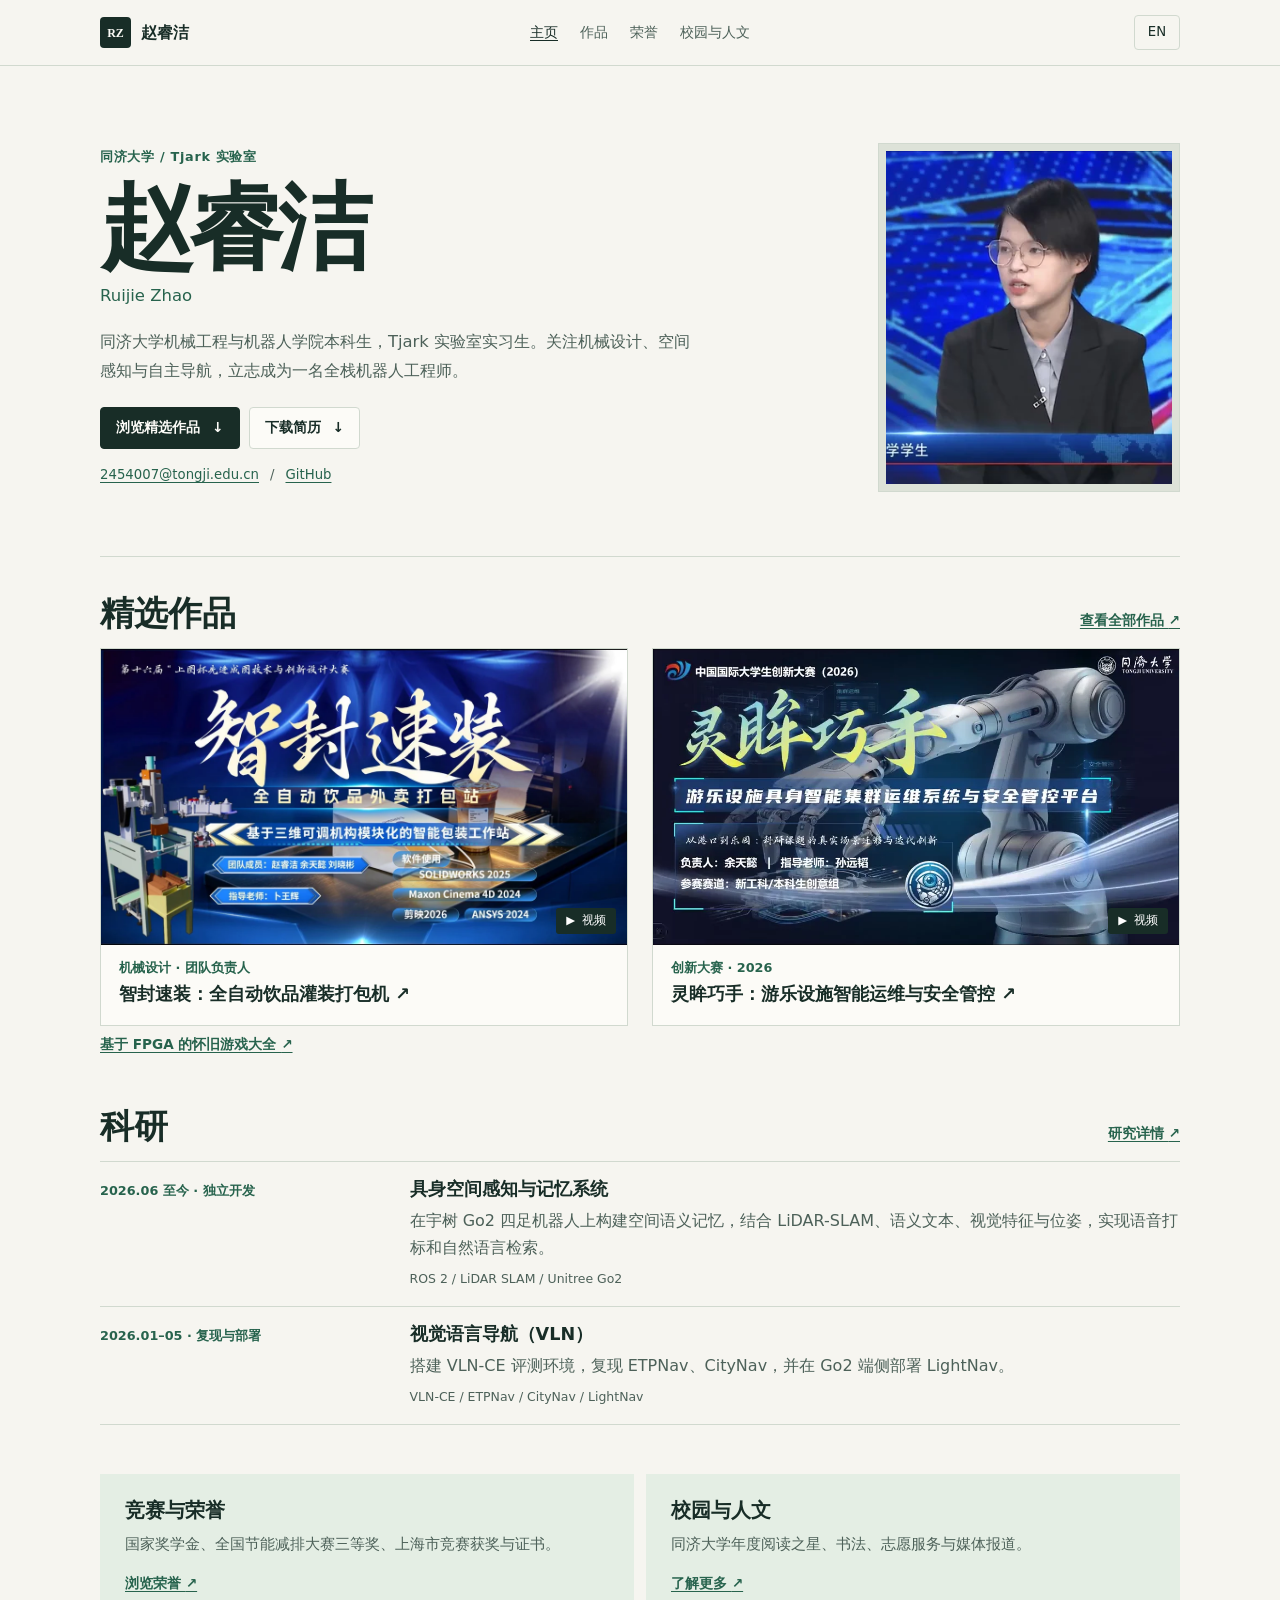
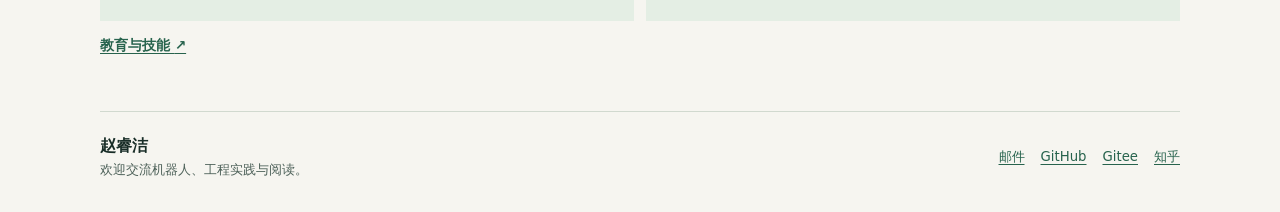
<file: index.html>
<!doctype html>
<html lang="zh-CN">
<head>
  <meta charset="utf-8">
  <meta name="viewport" content="width=device-width, initial-scale=1">
  <meta name="description" content="同济大学机械工程与机器人学院本科生，Tjark 实验室实习生。关注机械设计、空间感知与自主导航，立志成为一名全栈机器人工程师。">
  <meta name="theme-color" content="#f6f5f0">
  <title>赵睿洁 | 个人主页</title>
  <link rel="alternate" hreflang="en" href="en/index.html">
  <link rel="stylesheet" href="assets/site.css">
  <script src="assets/site.js" defer></script>
</head>
<body>
  <a class="skip" href="#main">跳转到正文</a>
  <header class="top">
    <div class="wrap nav">
      <a class="brand" href="index.html"><span aria-hidden="true" class="monogram">RZ</span>赵睿洁</a>
      <nav aria-label="主导航"><a href="index.html" aria-current="page">主页</a><a href="work.html">作品</a><a href="honors.html">荣誉</a><a href="life.html">校园与人文</a></nav>
      <a class="lang" data-language href="en/index.html" hreflang="en" lang="en" aria-label="Switch to English">EN</a>
    </div>
  </header>
  <main class="wrap" id="main">
    <section class="hero" id="education" aria-labelledby="name">
      <div class="hero-text">
        <p class="meta affiliation">同济大学 / Tjark 实验室</p>
        <h1 id="name">赵睿洁</h1>
        <p class="name-alt" lang="en">Ruijie Zhao</p>
        <p class="intro">同济大学机械工程与机器人学院本科生，Tjark 实验室实习生。关注机械设计、空间感知与自主导航，立志成为一名全栈机器人工程师。</p>
        <div class="actions"><a class="button primary" href="#selected">浏览精选作品 <span aria-hidden="true">↓</span></a><a class="button" href="赵睿洁简历.pdf" download>下载简历 <span aria-hidden="true">↓</span></a></div>
        <p class="contact-line"><a href="mailto:2454007@tongji.edu.cn">2454007@tongji.edu.cn</a> <span aria-hidden="true">/</span> <a href="https://github.com/sutinah12-hash">GitHub</a></p>
      </div>
      <figure class="portrait"><img src="assets/media/portrait.webp" alt="赵睿洁肖像" fetchpriority="high" decoding="async"></figure>
    </section>
    <section class="content-section" id="selected">
      <div class="section-head"><h2>精选作品</h2><a class="text-link" href="work.html">查看全部作品 <span aria-hidden="true">↗</span></a></div>
      <div class="work-grid">
      <article class="work-card">
        <a class="work-image" href="work.html#packaging" tabindex="-1" aria-hidden="true">
          <img src="assets/media/packaging.webp" alt="" loading="lazy" decoding="async">
          <span class="video-badge"><span aria-hidden="true">▶</span> 视频</span>
        </a>
        <div class="work-body"><p class="meta">机械设计 · 团队负责人</p>
        <h3><a href="work.html#packaging">智封速装：全自动饮品灌装打包机 <span aria-hidden="true">↗</span></a></h3></div>
      </article>
      <article class="work-card">
        <a class="work-image" href="work.html#innovation" tabindex="-1" aria-hidden="true">
          <img src="assets/media/innovation.webp" alt="" loading="lazy" decoding="async">
          <span class="video-badge"><span aria-hidden="true">▶</span> 视频</span>
        </a>
        <div class="work-body"><p class="meta">创新大赛 · 2026</p>
        <h3><a href="work.html#innovation">灵眸巧手：游乐设施智能运维与安全管控 <span aria-hidden="true">↗</span></a></h3></div>
      </article></div>
      <p class="additional"><a class="text-link" href="work.html#fpga-retro-games">基于 FPGA 的怀旧游戏大全 <span aria-hidden="true">↗</span></a></p>
    </section>
    <section class="content-section" id="research">
      <div class="section-head"><h2>科研</h2><a class="text-link" href="work.html#research">研究详情 <span aria-hidden="true">↗</span></a></div>
      <div class="research-list">
      <article class="research-item">
        <p class="meta">2026.06 至今 · 独立开发</p>
        <div><h3>具身空间感知与记忆系统</h3><p>在宇树 Go2 四足机器人上构建空间语义记忆，结合 LiDAR-SLAM、语义文本、视觉特征与位姿，实现语音打标和自然语言检索。</p>

        <p class="tech">ROS 2 / LiDAR SLAM / Unitree Go2</p></div>
      </article>
      <article class="research-item">
        <p class="meta">2026.01–05 · 复现与部署</p>
        <div><h3>视觉语言导航（VLN）</h3><p>搭建 VLN-CE 评测环境，复现 ETPNav、CityNav，并在 Go2 端侧部署 LightNav。</p>

        <p class="tech">VLN-CE / ETPNav / CityNav / LightNav</p></div>
      </article></div>
    </section>
    <div class="quick-grid">
      <section id="honors"><h2>竞赛与荣誉</h2><p>国家奖学金、全国节能减排大赛三等奖、上海市竞赛获奖与证书。</p><a class="text-link" href="honors.html">浏览荣誉 <span aria-hidden="true">↗</span></a></section>
      <section id="life"><h2>校园与人文</h2><p>同济大学年度阅读之星、书法、志愿服务与媒体报道。</p><a class="text-link" href="life.html">了解更多 <span aria-hidden="true">↗</span></a></section>
    </div>
    <p class="home-education" id="skills"><a class="text-link" href="life.html#education">教育与技能 <span aria-hidden="true">↗</span></a></p></main>
  <footer id="contact" class="wrap footer">
      <div><strong>赵睿洁</strong><p>欢迎交流机器人、工程实践与阅读。</p></div>
      <div class="footer-links">
        <a href="mailto:2454007@tongji.edu.cn">邮件</a>
        <a href="https://github.com/sutinah12-hash">GitHub</a>
        <a href="https://gitee.com/zhao-ruijie80996/zhao-ruijies-personal-webpage">Gitee</a>
        <a href="https://www.zhihu.com/people/wei-meng-pin-bo-25">知乎</a>
      </div>
    </footer>
</body>
</html>
</file>
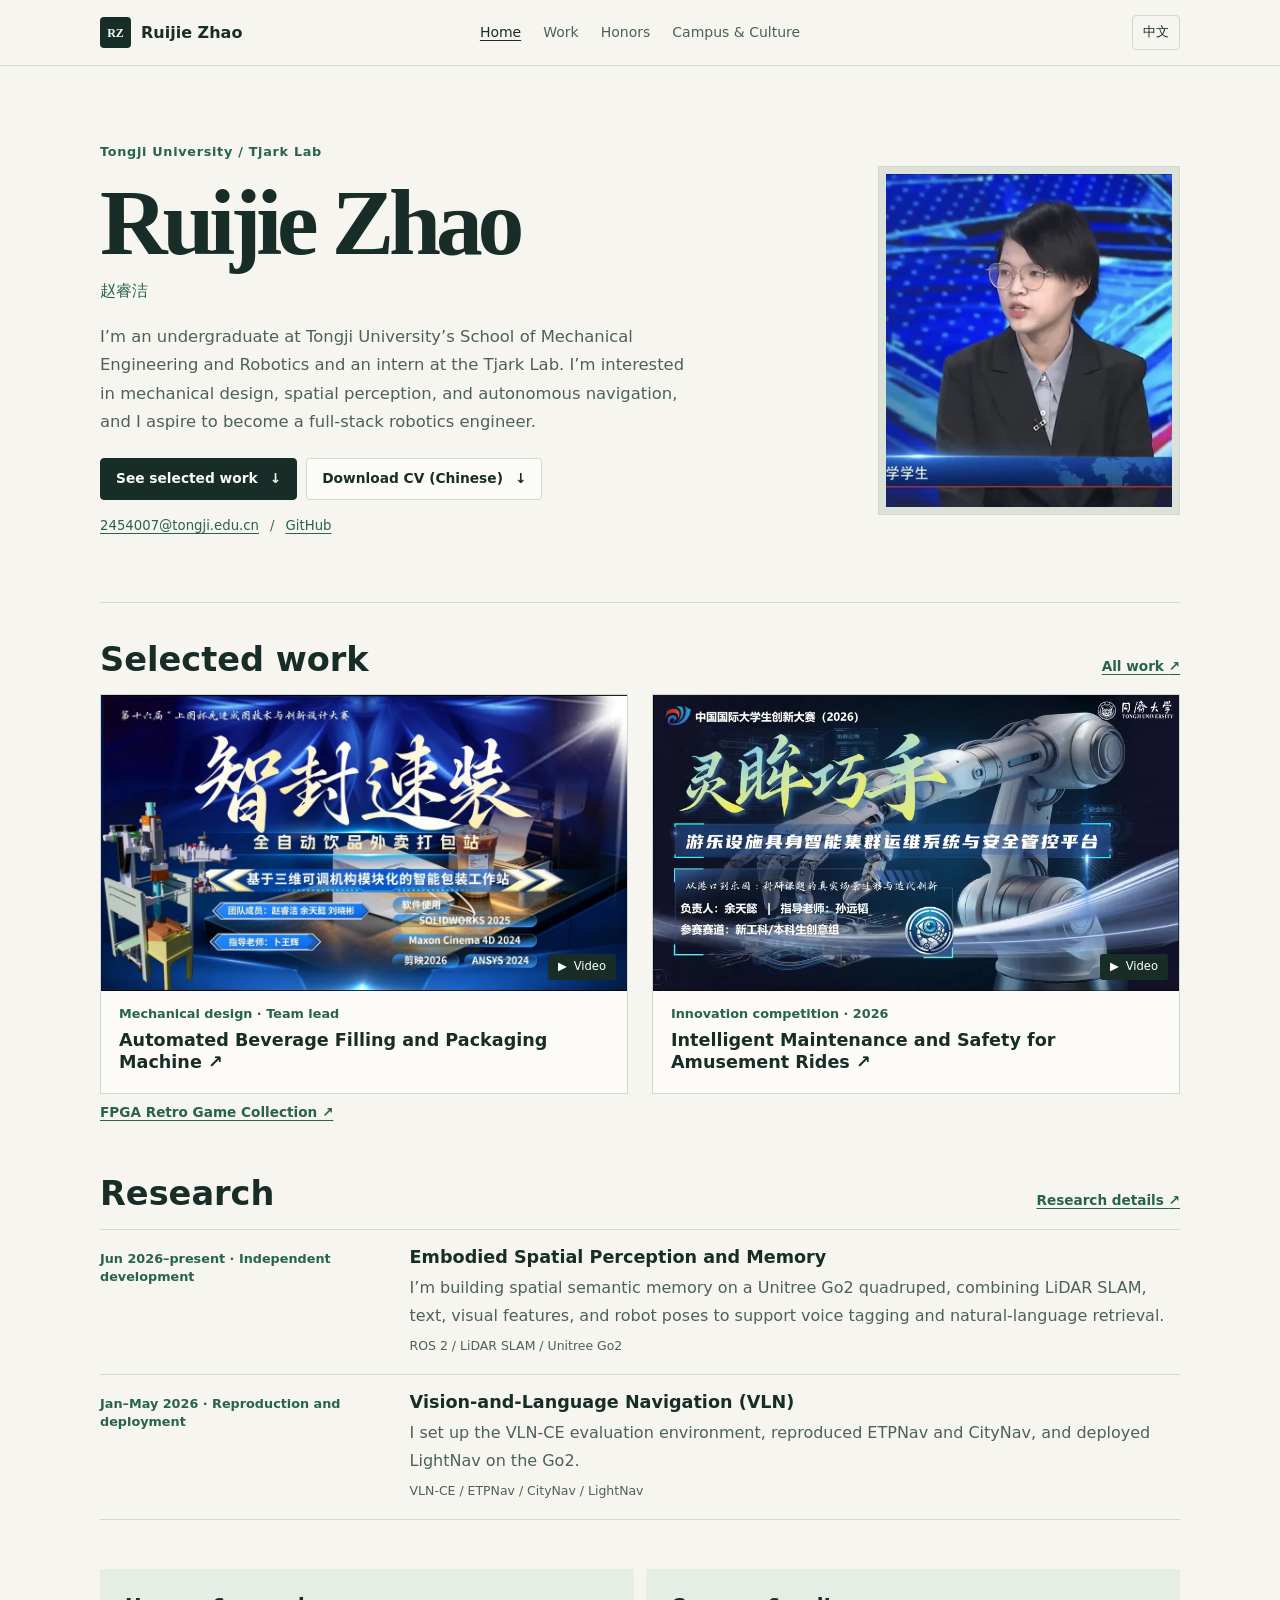
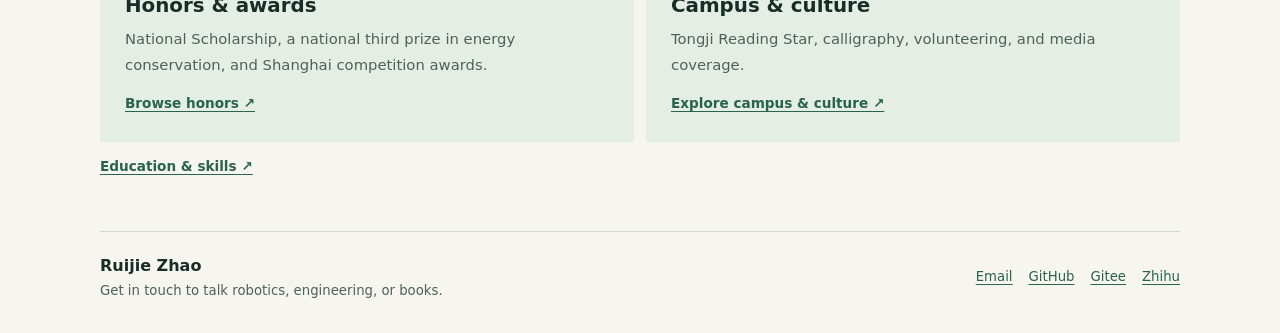
<file: en/index.html>
<!doctype html>
<html lang="en">
<head>
  <meta charset="utf-8">
  <meta name="viewport" content="width=device-width, initial-scale=1">
  <meta name="description" content="I’m an undergraduate at Tongji University’s School of Mechanical Engineering and Robotics and an intern at the Tjark Lab. I’m interested in mechanical design, spatial perception, and autonomous navigation, and I aspire to become a full-stack robotics engineer.">
  <meta name="theme-color" content="#f6f5f0">
  <title>Ruijie Zhao | Personal Homepage</title>
  <link rel="alternate" hreflang="zh-CN" href="../index.html">
  <link rel="stylesheet" href="../assets/site.css">
  <script src="../assets/site.js" defer></script>
</head>
<body>
  <a class="skip" href="#main">Skip to content</a>
  <header class="top">
    <div class="wrap nav">
      <a class="brand" href="index.html"><span aria-hidden="true" class="monogram">RZ</span>Ruijie Zhao</a>
      <nav aria-label="Main navigation"><a href="index.html" aria-current="page">Home</a><a href="work.html">Work</a><a href="honors.html">Honors</a><a href="life.html">Campus & Culture</a></nav>
      <a class="lang" data-language href="../index.html" hreflang="zh-CN" lang="zh-CN" aria-label="切换到中文">中文</a>
    </div>
  </header>
  <main class="wrap" id="main">
    <section class="hero" id="education" aria-labelledby="name">
      <div class="hero-text">
        <p class="meta affiliation">Tongji University / Tjark Lab</p>
        <h1 id="name">Ruijie Zhao</h1>
        <p class="name-alt" lang="zh-CN">赵睿洁</p>
        <p class="intro">I’m an undergraduate at Tongji University’s School of Mechanical Engineering and Robotics and an intern at the Tjark Lab. I’m interested in mechanical design, spatial perception, and autonomous navigation, and I aspire to become a full-stack robotics engineer.</p>
        <div class="actions"><a class="button primary" href="#selected">See selected work <span aria-hidden="true">↓</span></a><a class="button" href="../赵睿洁简历.pdf" download>Download CV (Chinese) <span aria-hidden="true">↓</span></a></div>
        <p class="contact-line"><a href="mailto:2454007@tongji.edu.cn">2454007@tongji.edu.cn</a> <span aria-hidden="true">/</span> <a href="https://github.com/sutinah12-hash">GitHub</a></p>
      </div>
      <figure class="portrait"><img src="../assets/media/portrait.webp" alt="Portrait of Ruijie Zhao" fetchpriority="high" decoding="async"></figure>
    </section>
    <section class="content-section" id="selected">
      <div class="section-head"><h2>Selected work</h2><a class="text-link" href="work.html">All work <span aria-hidden="true">↗</span></a></div>
      <div class="work-grid">
      <article class="work-card">
        <a class="work-image" href="work.html#packaging" tabindex="-1" aria-hidden="true">
          <img src="../assets/media/packaging.webp" alt="" loading="lazy" decoding="async">
          <span class="video-badge"><span aria-hidden="true">▶</span> Video</span>
        </a>
        <div class="work-body"><p class="meta">Mechanical design · Team lead</p>
        <h3><a href="work.html#packaging">Automated Beverage Filling and Packaging Machine <span aria-hidden="true">↗</span></a></h3></div>
      </article>
      <article class="work-card">
        <a class="work-image" href="work.html#innovation" tabindex="-1" aria-hidden="true">
          <img src="../assets/media/innovation.webp" alt="" loading="lazy" decoding="async">
          <span class="video-badge"><span aria-hidden="true">▶</span> Video</span>
        </a>
        <div class="work-body"><p class="meta">Innovation competition · 2026</p>
        <h3><a href="work.html#innovation">Intelligent Maintenance and Safety for Amusement Rides <span aria-hidden="true">↗</span></a></h3></div>
      </article></div>
      <p class="additional"><a class="text-link" href="work.html#fpga-retro-games">FPGA Retro Game Collection <span aria-hidden="true">↗</span></a></p>
    </section>
    <section class="content-section" id="research">
      <div class="section-head"><h2>Research</h2><a class="text-link" href="work.html#research">Research details <span aria-hidden="true">↗</span></a></div>
      <div class="research-list">
      <article class="research-item">
        <p class="meta">Jun 2026–present · Independent development</p>
        <div><h3>Embodied Spatial Perception and Memory</h3><p>I’m building spatial semantic memory on a Unitree Go2 quadruped, combining LiDAR SLAM, text, visual features, and robot poses to support voice tagging and natural-language retrieval.</p>

        <p class="tech">ROS 2 / LiDAR SLAM / Unitree Go2</p></div>
      </article>
      <article class="research-item">
        <p class="meta">Jan–May 2026 · Reproduction and deployment</p>
        <div><h3>Vision-and-Language Navigation (VLN)</h3><p>I set up the VLN-CE evaluation environment, reproduced ETPNav and CityNav, and deployed LightNav on the Go2.</p>

        <p class="tech">VLN-CE / ETPNav / CityNav / LightNav</p></div>
      </article></div>
    </section>
    <div class="quick-grid">
      <section id="honors"><h2>Honors & awards</h2><p>National Scholarship, a national third prize in energy conservation, and Shanghai competition awards.</p><a class="text-link" href="honors.html">Browse honors <span aria-hidden="true">↗</span></a></section>
      <section id="life"><h2>Campus & culture</h2><p>Tongji Reading Star, calligraphy, volunteering, and media coverage.</p><a class="text-link" href="life.html">Explore campus & culture <span aria-hidden="true">↗</span></a></section>
    </div>
    <p class="home-education" id="skills"><a class="text-link" href="life.html#education">Education & skills <span aria-hidden="true">↗</span></a></p></main>
  <footer id="contact" class="wrap footer">
      <div><strong>Ruijie Zhao</strong><p>Get in touch to talk robotics, engineering, or books.</p></div>
      <div class="footer-links">
        <a href="mailto:2454007@tongji.edu.cn">Email</a>
        <a href="https://github.com/sutinah12-hash">GitHub</a>
        <a href="https://gitee.com/zhao-ruijie80996/zhao-ruijies-personal-webpage">Gitee</a>
        <a href="https://www.zhihu.com/people/wei-meng-pin-bo-25">Zhihu</a>
      </div>
    </footer>
</body>
</html>
</file>
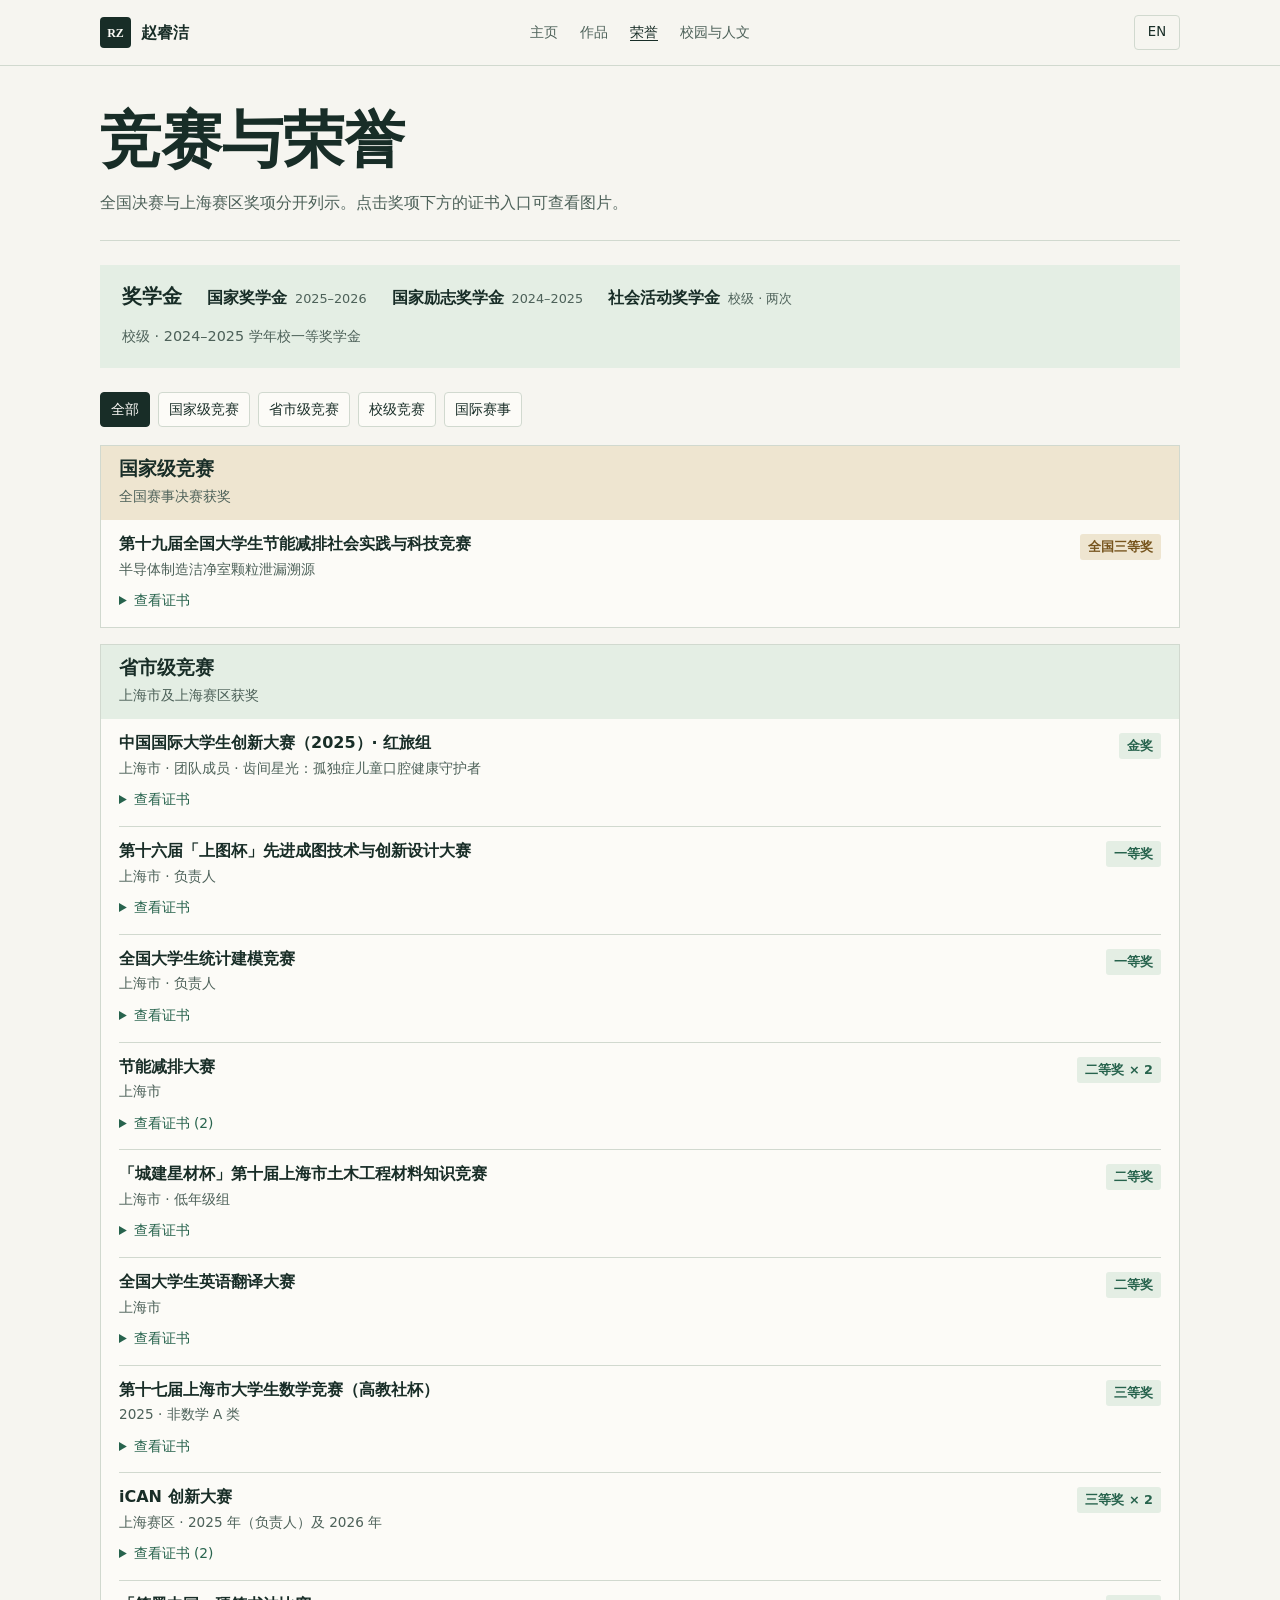
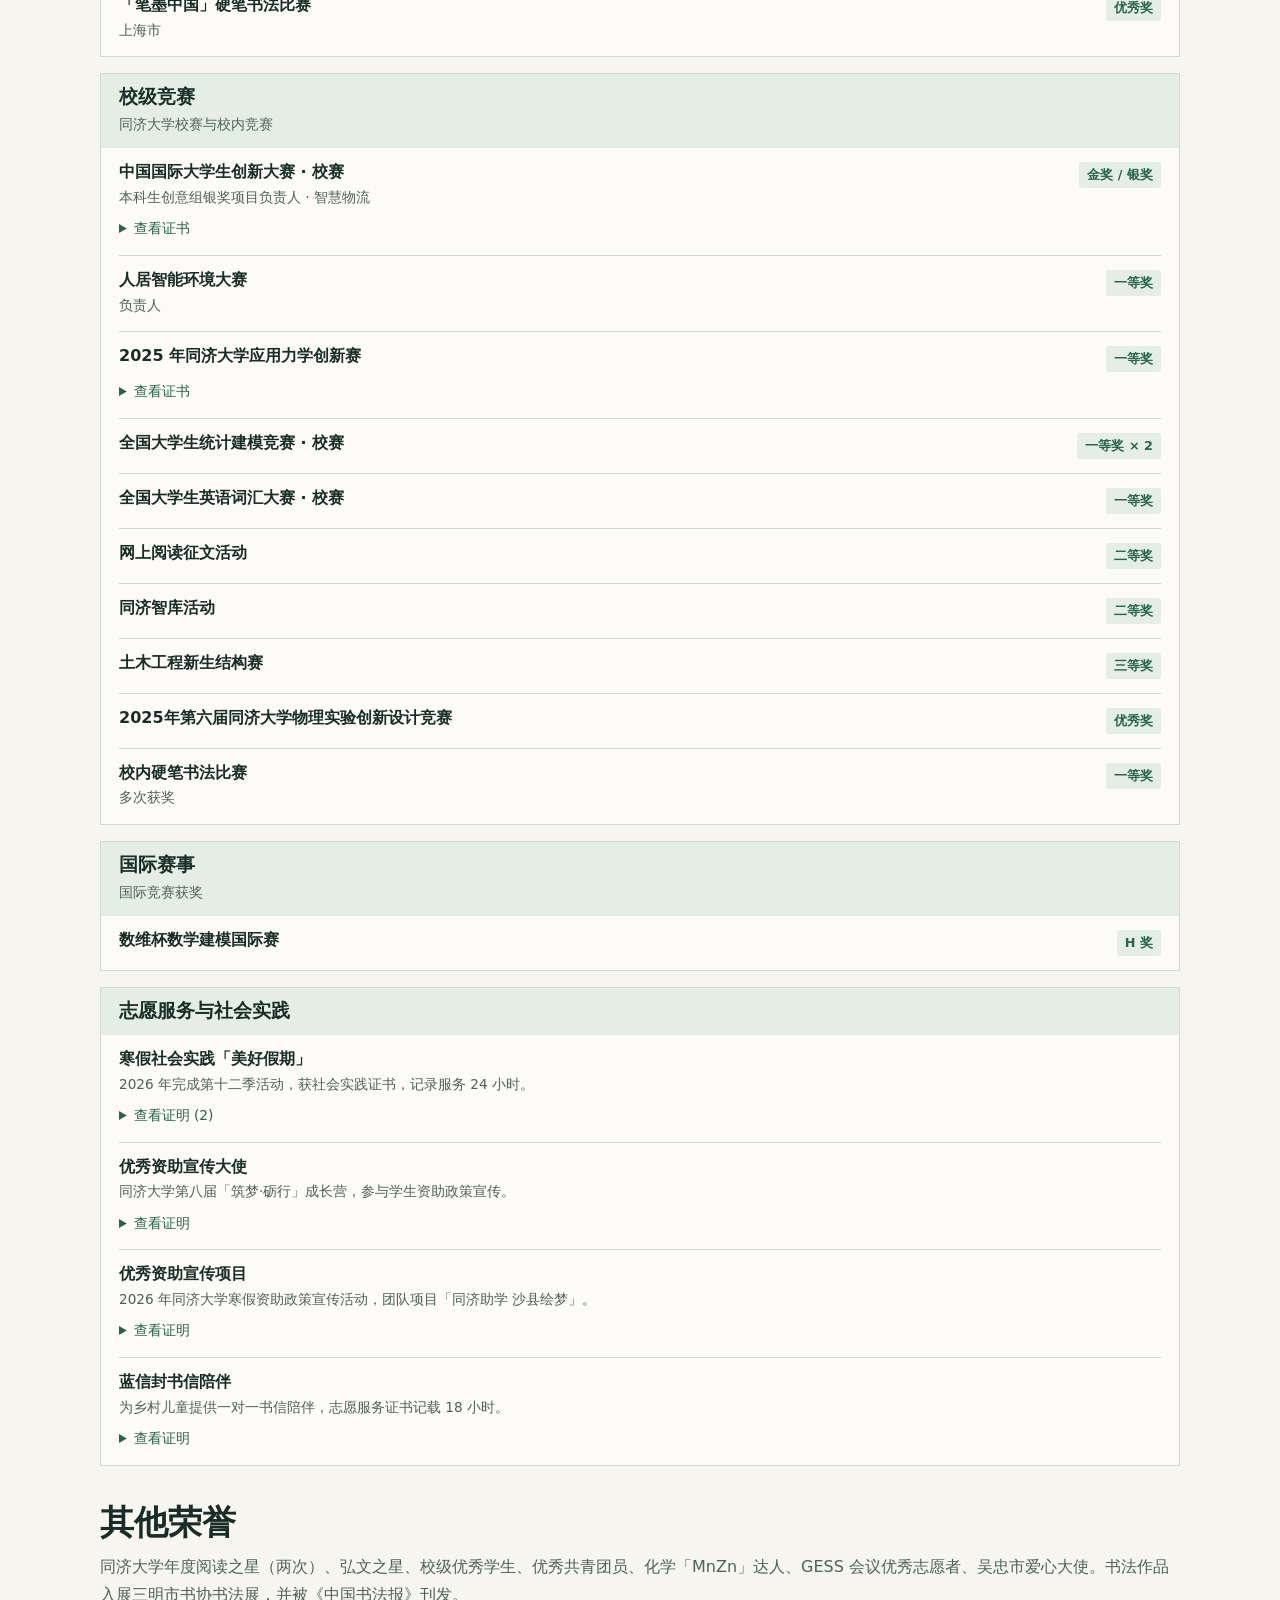
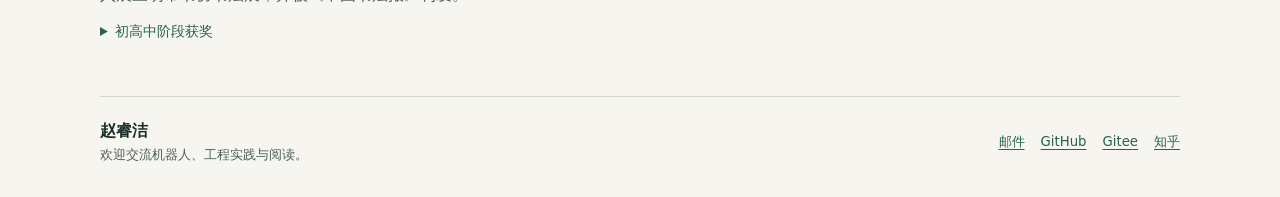
<file: honors.html>
<!doctype html>
<html lang="zh-CN">
<head>
  <meta charset="utf-8">
  <meta name="viewport" content="width=device-width, initial-scale=1">
  <meta name="description" content="赵睿洁的奖学金、分级竞赛荣誉与证书。">
  <meta name="theme-color" content="#f6f5f0">
  <title>荣誉 | 赵睿洁</title>
  <link rel="alternate" hreflang="en" href="en/honors.html">
  <link rel="stylesheet" href="assets/site.css">
  <script src="assets/site.js" defer></script>
</head>
<body>
  <a class="skip" href="#main">跳转到正文</a>
  <header class="top">
    <div class="wrap nav">
      <a class="brand" href="index.html"><span aria-hidden="true" class="monogram">RZ</span>赵睿洁</a>
      <nav aria-label="主导航"><a href="index.html">主页</a><a href="work.html">作品</a><a href="honors.html" aria-current="page">荣誉</a><a href="life.html">校园与人文</a></nav>
      <a class="lang" data-language href="en/honors.html" hreflang="en" lang="en" aria-label="Switch to English">EN</a>
    </div>
  </header>
  <main class="wrap" id="main">
    <div class="page-intro"><h1>竞赛与荣誉</h1><p>全国决赛与上海赛区奖项分开列示。点击奖项下方的证书入口可查看图片。</p></div>
    <section class="scholarships" aria-labelledby="scholarships">
      <h2 id="scholarships">奖学金</h2>
      <div><strong>国家奖学金</strong><span>2025–2026</span></div>
      <div><strong>国家励志奖学金</strong><span>2024–2025</span></div>
      <div><strong>社会活动奖学金</strong><span>校级 · 两次</span></div>
      <p>校级 · 2024–2025 学年校一等奖学金</p>
    </section>
    <div class="filters" role="group" aria-label="按获奖层级筛选" hidden>
      <button type="button" aria-pressed="true" data-filter="all">全部</button>
      <button type="button" aria-pressed="false" data-filter="national">国家级竞赛</button><button type="button" aria-pressed="false" data-filter="regional">省市级竞赛</button><button type="button" aria-pressed="false" data-filter="campus">校级竞赛</button><button type="button" aria-pressed="false" data-filter="international">国际赛事</button>
    </div>
    <section class="award-group" id="national" data-level="national">
      <div class="award-head"><h2>国家级竞赛</h2><p>全国赛事决赛获奖</p></div>
      <ul class="award-list">
        <li class="award">
          <div class="award-text"><h3>第十九届全国大学生节能减排社会实践与科技竞赛</h3><p>半导体制造洁净室颗粒泄漏溯源</p></div>
          <p class="prize">全国三等奖</p>
          <details class="proof" id="proof-energy-national">
      <summary>查看证书</summary>
      <div class="certificate-grid"><a class="certificate" href="assets/certificates/energy-national.webp" target="_blank" rel="noopener">
      <img src="assets/certificates/energy-national.webp" alt="第十九届全国大学生节能减排社会实践与科技竞赛 · 全国三等奖 · 查看证书大图" loading="lazy" decoding="async"><span>查看证书大图 <span aria-hidden="true">↗</span></span>
    </a></div>
    </details>
        </li></ul></section><section class="award-group" id="regional" data-level="regional">
      <div class="award-head"><h2>省市级竞赛</h2><p>上海市及上海赛区获奖</p></div>
      <ul class="award-list">
        <li class="award">
          <div class="award-text"><h3>中国国际大学生创新大赛（2025）· 红旅组</h3><p>上海市 · 团队成员 · 齿间星光：孤独症儿童口腔健康守护者</p></div>
          <p class="prize">金奖</p>
          <details class="proof" id="proof-innovation-shanghai">
      <summary>查看证书</summary>
      <div class="certificate-grid"><a class="certificate" href="assets/certificates/innovation-shanghai.webp" target="_blank" rel="noopener">
      <img src="assets/certificates/innovation-shanghai.webp" alt="中国国际大学生创新大赛（2025）· 红旅组 · 金奖 · 查看证书大图" loading="lazy" decoding="async"><span>查看证书大图 <span aria-hidden="true">↗</span></span>
    </a></div>
    </details>
        </li>
        <li class="award">
          <div class="award-text"><h3>第十六届「上图杯」先进成图技术与创新设计大赛</h3><p>上海市 · 负责人</p></div>
          <p class="prize">一等奖</p>
          <details class="proof" id="proof-drawing">
      <summary>查看证书</summary>
      <div class="certificate-grid"><a class="certificate" href="assets/certificates/drawing.webp" target="_blank" rel="noopener">
      <img src="assets/certificates/drawing.webp" alt="第十六届「上图杯」先进成图技术与创新设计大赛 · 一等奖 · 查看证书大图" loading="lazy" decoding="async"><span>查看证书大图 <span aria-hidden="true">↗</span></span>
    </a></div>
    </details>
        </li>
        <li class="award">
          <div class="award-text"><h3>全国大学生统计建模竞赛</h3><p>上海市 · 负责人</p></div>
          <p class="prize">一等奖</p>
          <details class="proof" id="proof-modeling">
      <summary>查看证书</summary>
      <div class="certificate-grid"><a class="certificate" href="assets/certificates/modeling.webp" target="_blank" rel="noopener">
      <img src="assets/certificates/modeling.webp" alt="全国大学生统计建模竞赛 · 一等奖 · 查看证书大图" loading="lazy" decoding="async"><span>查看证书大图 <span aria-hidden="true">↗</span></span>
    </a></div>
    </details>
        </li>
        <li class="award">
          <div class="award-text"><h3>节能减排大赛</h3><p>上海市</p></div>
          <p class="prize">二等奖 × 2</p>
          <details class="proof" id="proof-energy-regional-a">
      <summary>查看证书 (2)</summary>
      <div class="certificate-grid"><a class="certificate" href="assets/certificates/energy-regional-a.webp" target="_blank" rel="noopener">
      <img src="assets/certificates/energy-regional-a.webp" alt="节能减排大赛 · 二等奖 × 2 · 查看证书大图" loading="lazy" decoding="async"><span>查看证书大图 <span aria-hidden="true">↗</span></span>
    </a><a class="certificate" href="assets/certificates/energy-regional-b.webp" target="_blank" rel="noopener">
      <img src="assets/certificates/energy-regional-b.webp" alt="节能减排大赛 · 二等奖 × 2 · 查看证书大图" loading="lazy" decoding="async"><span>查看证书大图 <span aria-hidden="true">↗</span></span>
    </a></div>
    </details>
        </li>
        <li class="award">
          <div class="award-text"><h3>「城建星材杯」第十届上海市土木工程材料知识竞赛</h3><p>上海市 · 低年级组</p></div>
          <p class="prize">二等奖</p>
          <details class="proof" id="proof-civil-materials">
      <summary>查看证书</summary>
      <div class="certificate-grid"><a class="certificate" href="assets/certificates/civil-materials.webp" target="_blank" rel="noopener">
      <img src="assets/certificates/civil-materials.webp" alt="「城建星材杯」第十届上海市土木工程材料知识竞赛 · 二等奖 · 查看证书大图" loading="lazy" decoding="async"><span>查看证书大图 <span aria-hidden="true">↗</span></span>
    </a></div>
    </details>
        </li>
        <li class="award">
          <div class="award-text"><h3>全国大学生英语翻译大赛</h3><p>上海市</p></div>
          <p class="prize">二等奖</p>
          <details class="proof" id="proof-translation">
      <summary>查看证书</summary>
      <div class="certificate-grid"><a class="certificate" href="assets/certificates/translation.webp" target="_blank" rel="noopener">
      <img src="assets/certificates/translation.webp" alt="全国大学生英语翻译大赛 · 二等奖 · 查看证书大图" loading="lazy" decoding="async"><span>查看证书大图 <span aria-hidden="true">↗</span></span>
    </a></div>
    </details>
        </li>
        <li class="award">
          <div class="award-text"><h3>第十七届上海市大学生数学竞赛（高教社杯）</h3><p>2025 · 非数学 A 类</p></div>
          <p class="prize">三等奖</p>
          <details class="proof" id="proof-math-shanghai">
      <summary>查看证书</summary>
      <div class="certificate-grid"><a class="certificate" href="assets/certificates/math-shanghai.webp" target="_blank" rel="noopener">
      <img src="assets/certificates/math-shanghai.webp" alt="第十七届上海市大学生数学竞赛（高教社杯） · 三等奖 · 查看证书大图" loading="lazy" decoding="async"><span>查看证书大图 <span aria-hidden="true">↗</span></span>
    </a></div>
    </details>
        </li>
        <li class="award">
          <div class="award-text"><h3>iCAN 创新大赛</h3><p>上海赛区 · 2025 年（负责人）及 2026 年</p></div>
          <p class="prize">三等奖 × 2</p>
          <details class="proof" id="proof-ican">
      <summary>查看证书 (2)</summary>
      <div class="certificate-grid"><a class="certificate" href="assets/certificates/ican.webp" target="_blank" rel="noopener">
      <img src="assets/certificates/ican.webp" alt="iCAN 创新大赛 · 三等奖 × 2 · 2025 年证书" loading="lazy" decoding="async"><span>2025 年证书 <span aria-hidden="true">↗</span></span>
    </a><a class="certificate" href="assets/certificates/ican-2026.webp" target="_blank" rel="noopener">
      <img src="assets/certificates/ican-2026.webp" alt="iCAN 创新大赛 · 三等奖 × 2 · 2026 年证书" loading="lazy" decoding="async"><span>2026 年证书 <span aria-hidden="true">↗</span></span>
    </a></div>
    </details>
        </li>
        <li class="award">
          <div class="award-text"><h3>「笔墨中国」硬笔书法比赛</h3><p>上海市</p></div>
          <p class="prize">优秀奖</p>

        </li></ul></section><section class="award-group" id="campus" data-level="campus">
      <div class="award-head"><h2>校级竞赛</h2><p>同济大学校赛与校内竞赛</p></div>
      <ul class="award-list">
        <li class="award">
          <div class="award-text"><h3>中国国际大学生创新大赛 · 校赛</h3><p>本科生创意组银奖项目负责人 · 智慧物流</p></div>
          <p class="prize">金奖 / 银奖</p>
          <details class="proof" id="proof-campus-silver">
      <summary>查看证书</summary>
      <div class="certificate-grid"><a class="certificate" href="assets/certificates/campus-silver.webp" target="_blank" rel="noopener">
      <img src="assets/certificates/campus-silver.webp" alt="中国国际大学生创新大赛 · 校赛 · 金奖 / 银奖 · 查看证书大图" loading="lazy" decoding="async"><span>查看证书大图 <span aria-hidden="true">↗</span></span>
    </a></div>
    </details>
        </li>
        <li class="award">
          <div class="award-text"><h3>人居智能环境大赛</h3><p>负责人</p></div>
          <p class="prize">一等奖</p>

        </li>
        <li class="award">
          <div class="award-text"><h3>2025 年同济大学应用力学创新赛</h3></div>
          <p class="prize">一等奖</p>
          <details class="proof" id="proof-mechanics">
      <summary>查看证书</summary>
      <div class="certificate-grid"><a class="certificate" href="assets/certificates/mechanics.webp" target="_blank" rel="noopener">
      <img src="assets/certificates/mechanics.webp" alt="2025 年同济大学应用力学创新赛 · 一等奖 · 查看证书大图" loading="lazy" decoding="async"><span>查看证书大图 <span aria-hidden="true">↗</span></span>
    </a></div>
    </details>
        </li>
        <li class="award">
          <div class="award-text"><h3>全国大学生统计建模竞赛 · 校赛</h3></div>
          <p class="prize">一等奖 × 2</p>

        </li>
        <li class="award">
          <div class="award-text"><h3>全国大学生英语词汇大赛 · 校赛</h3></div>
          <p class="prize">一等奖</p>

        </li>
        <li class="award">
          <div class="award-text"><h3>网上阅读征文活动</h3></div>
          <p class="prize">二等奖</p>

        </li>
        <li class="award">
          <div class="award-text"><h3>同济智库活动</h3></div>
          <p class="prize">二等奖</p>

        </li>
        <li class="award">
          <div class="award-text"><h3>土木工程新生结构赛</h3></div>
          <p class="prize">三等奖</p>

        </li>
        <li class="award">
          <div class="award-text"><h3>2025年第六届同济大学物理实验创新设计竞赛</h3></div>
          <p class="prize">优秀奖</p>

        </li>
        <li class="award">
          <div class="award-text"><h3>校内硬笔书法比赛</h3><p>多次获奖</p></div>
          <p class="prize">一等奖</p>

        </li></ul></section><section class="award-group" id="international" data-level="international">
      <div class="award-head"><h2>国际赛事</h2><p>国际竞赛获奖</p></div>
      <ul class="award-list">
        <li class="award">
          <div class="award-text"><h3>数维杯数学建模国际赛</h3></div>
          <p class="prize">H 奖</p>

        </li></ul></section>
    <section class="award-group" id="service">
      <div class="award-head"><h2>志愿服务与社会实践</h2></div>
      <ul class="award-list">
        <li class="award">
          <div class="award-text"><h3>寒假社会实践「美好假期」</h3><p>2026 年完成第十二季活动，获社会实践证书，记录服务 24 小时。</p></div>
          <details class="proof" id="proof-good-holidays">
      <summary>查看证明 (2)</summary>
      <div class="certificate-grid"><a class="certificate" href="assets/certificates/good-holidays.webp" target="_blank" rel="noopener">
      <img src="assets/certificates/good-holidays.webp" alt="寒假社会实践「美好假期」 · 社会实践证书" loading="lazy" decoding="async"><span>社会实践证书 <span aria-hidden="true">↗</span></span>
    </a><a class="certificate" href="assets/certificates/winter-practice-notice.webp" target="_blank" rel="noopener">
      <img src="assets/certificates/winter-practice-notice.webp" alt="寒假社会实践「美好假期」 · 同济大学结项公示节选" loading="lazy" decoding="async"><span>同济大学结项公示节选 <span aria-hidden="true">↗</span></span>
    </a></div>
    </details>
        </li>
        <li class="award">
          <div class="award-text"><h3>优秀资助宣传大使</h3><p>同济大学第八届「筑梦·砺行」成长营，参与学生资助政策宣传。</p></div>
          <details class="proof" id="proof-aid-ambassador">
      <summary>查看证明</summary>
      <div class="certificate-grid"><a class="certificate" href="assets/certificates/aid-ambassador.webp" target="_blank" rel="noopener">
      <img src="assets/certificates/aid-ambassador.webp" alt="优秀资助宣传大使 · 查看证书大图" loading="lazy" decoding="async"><span>查看证书大图 <span aria-hidden="true">↗</span></span>
    </a></div>
    </details>
        </li>
        <li class="award">
          <div class="award-text"><h3>优秀资助宣传项目</h3><p>2026 年同济大学寒假资助政策宣传活动，团队项目「同济助学 沙县绘梦」。</p></div>
          <details class="proof" id="proof-aid-outreach">
      <summary>查看证明</summary>
      <div class="certificate-grid"><a class="certificate" href="assets/certificates/aid-outreach.webp" target="_blank" rel="noopener">
      <img src="assets/certificates/aid-outreach.webp" alt="优秀资助宣传项目 · 查看证书大图" loading="lazy" decoding="async"><span>查看证书大图 <span aria-hidden="true">↗</span></span>
    </a></div>
    </details>
        </li>
        <li class="award">
          <div class="award-text"><h3>蓝信封书信陪伴</h3><p>为乡村儿童提供一对一书信陪伴，志愿服务证书记载 18 小时。</p></div>
          <details class="proof" id="proof-blue-letter">
      <summary>查看证明</summary>
      <div class="certificate-grid"><a class="certificate" href="assets/certificates/blue-letter.webp" target="_blank" rel="noopener">
      <img src="assets/certificates/blue-letter.webp" alt="蓝信封书信陪伴 · 查看证书大图" loading="lazy" decoding="async"><span>查看证书大图 <span aria-hidden="true">↗</span></span>
    </a></div>
    </details>
        </li></ul>
    </section>
    <section class="content-section other-awards"><h2>其他荣誉</h2>
      <p>同济大学年度阅读之星（两次）、弘文之星、校级优秀学生、优秀共青团员、化学「MnZn」达人、GESS 会议优秀志愿者、吴忠市爱心大使。书法作品入展三明市书协书法展，并被《中国书法报》刊发。</p>
      <details><summary>初高中阶段获奖</summary><p>信息学奥赛省三等奖、高中生物竞赛省二等奖。「笔墨中国」高中组连续两届获省一等奖、全国二等奖。建党一百周年主题文章入选福建省优秀交流展示作品并收录成书。</p></details>
    </section></main>
  <footer id="contact" class="wrap footer">
      <div><strong>赵睿洁</strong><p>欢迎交流机器人、工程实践与阅读。</p></div>
      <div class="footer-links">
        <a href="mailto:2454007@tongji.edu.cn">邮件</a>
        <a href="https://github.com/sutinah12-hash">GitHub</a>
        <a href="https://gitee.com/zhao-ruijie80996/zhao-ruijies-personal-webpage">Gitee</a>
        <a href="https://www.zhihu.com/people/wei-meng-pin-bo-25">知乎</a>
      </div>
    </footer>
</body>
</html>
</file>
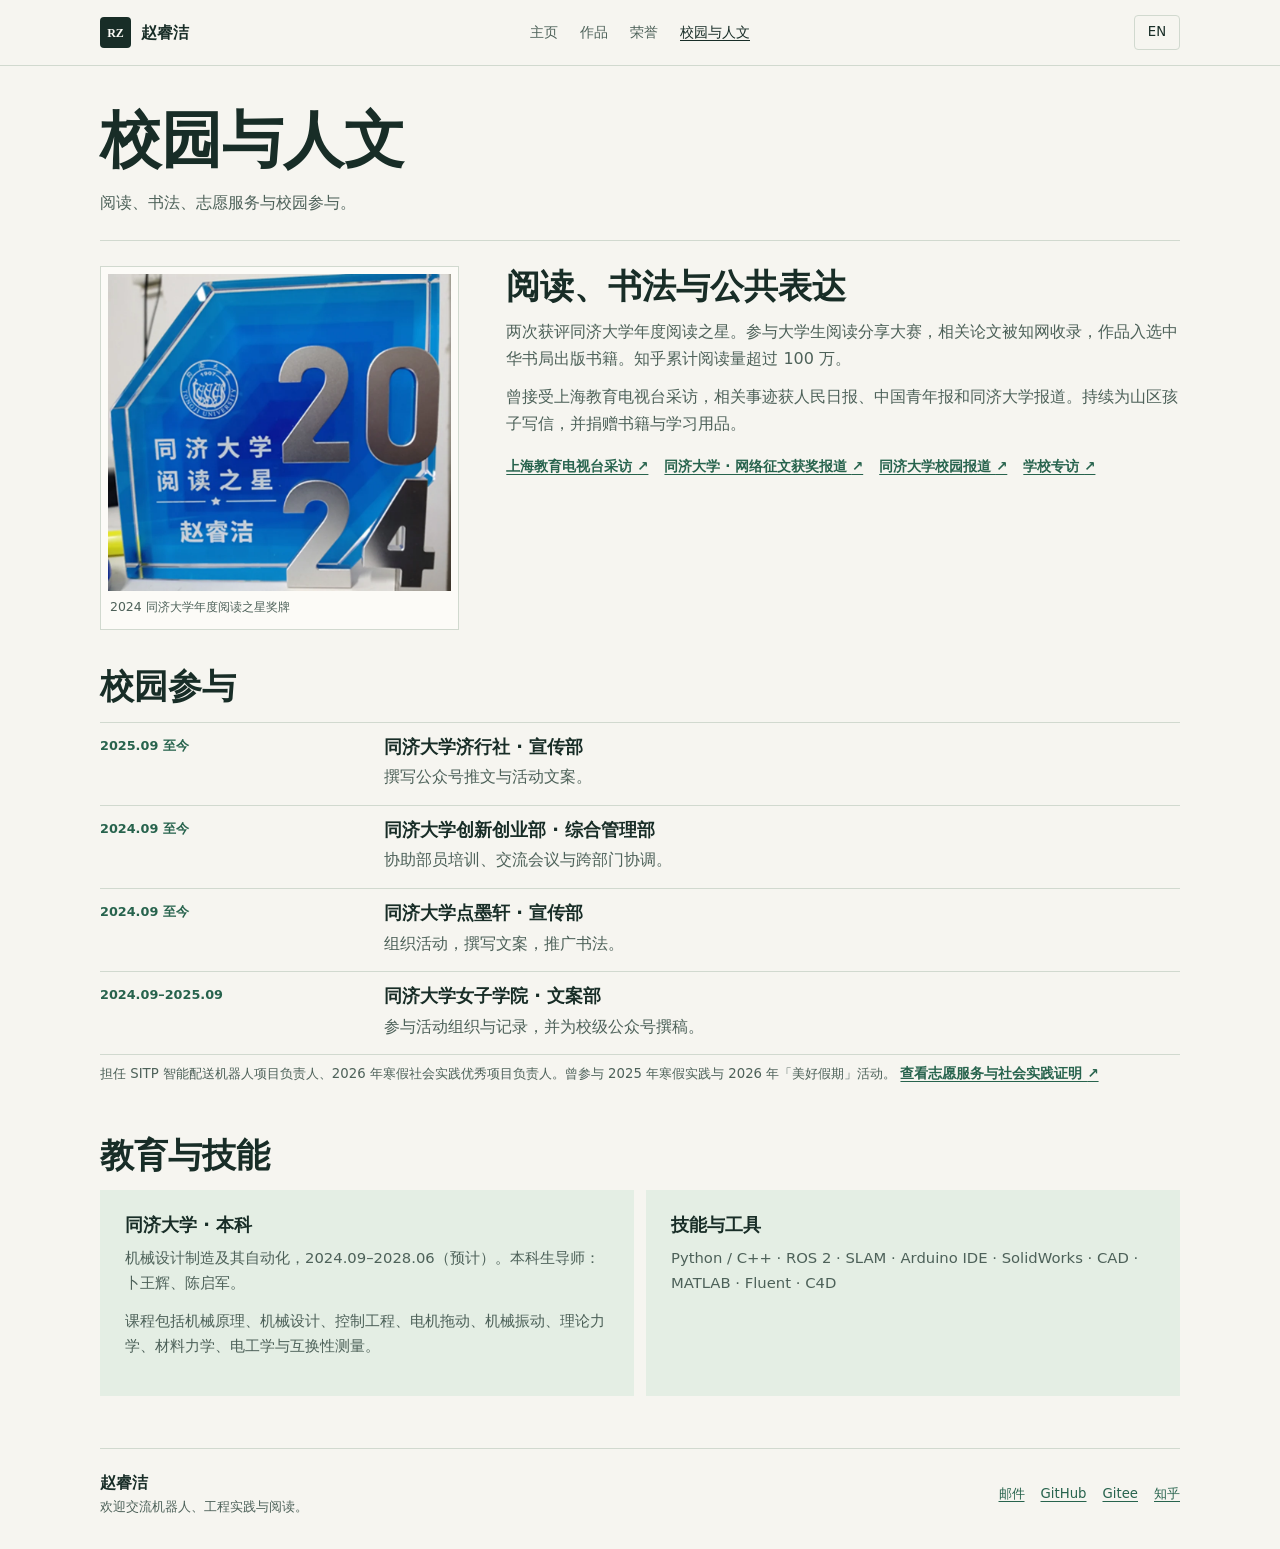
<file: life.html>
<!doctype html>
<html lang="zh-CN">
<head>
  <meta charset="utf-8">
  <meta name="viewport" content="width=device-width, initial-scale=1">
  <meta name="description" content="赵睿洁的阅读、书法、校园经历与媒体报道。">
  <meta name="theme-color" content="#f6f5f0">
  <title>校园与人文 | 赵睿洁</title>
  <link rel="alternate" hreflang="en" href="en/life.html">
  <link rel="stylesheet" href="assets/site.css">
  <script src="assets/site.js" defer></script>
</head>
<body>
  <a class="skip" href="#main">跳转到正文</a>
  <header class="top">
    <div class="wrap nav">
      <a class="brand" href="index.html"><span aria-hidden="true" class="monogram">RZ</span>赵睿洁</a>
      <nav aria-label="主导航"><a href="index.html">主页</a><a href="work.html">作品</a><a href="honors.html">荣誉</a><a href="life.html" aria-current="page">校园与人文</a></nav>
      <a class="lang" data-language href="en/life.html" hreflang="en" lang="en" aria-label="Switch to English">EN</a>
    </div>
  </header>
  <main class="wrap" id="main">
    <div class="page-intro"><h1>校园与人文</h1><p>阅读、书法、志愿服务与校园参与。</p></div>
    <section class="culture" id="reading">
      <figure><img src="assets/media/reading.webp" alt="2024 年度阅读之星奖牌" loading="lazy" decoding="async"><figcaption>2024 同济大学年度阅读之星奖牌</figcaption></figure>
      <div><h2>阅读、书法与公共表达</h2>
        <p>两次获评同济大学年度阅读之星。参与大学生阅读分享大赛，相关论文被知网收录，作品入选中华书局出版书籍。知乎累计阅读量超过 100 万。</p>
        <p>曾接受上海教育电视台采访，相关事迹获人民日报、中国青年报和同济大学报道。持续为山区孩子写信，并捐赠书籍与学习用品。</p>
        <ul class="media-links"><li><a class="text-link" href="https://mp.weixin.qq.com/s/6xz0Z2mVwIKDAIjblvkcrw">上海教育电视台采访 <span aria-hidden="true">↗</span></a></li><li><a class="text-link" href="https://ggw.tongji.edu.cn/index.php?classid=1110&newsid=21345&t=show">同济大学 · 网络征文获奖报道 <span aria-hidden="true">↗</span></a></li><li><a class="text-link" href="https://mp.weixin.qq.com/s/QQr8W3RbZPbw9rHsT3Hj2Q">同济大学校园报道 <span aria-hidden="true">↗</span></a></li><li><a class="text-link" href="https://mp.weixin.qq.com/s/YfJO0ObQDlrRwATItnB0BA">学校专访 <span aria-hidden="true">↗</span></a></li></ul>
      </div>
    </section>
    <section class="content-section" id="activities">
      <div class="section-head"><h2>校园参与</h2></div>
      <ul class="timeline"><li><p class="meta">2025.09 至今</p><div><h3>同济大学济行社 · 宣传部</h3><p>撰写公众号推文与活动文案。</p></div></li><li><p class="meta">2024.09 至今</p><div><h3>同济大学创新创业部 · 综合管理部</h3><p>协助部员培训、交流会议与跨部门协调。</p></div></li><li><p class="meta">2024.09 至今</p><div><h3>同济大学点墨轩 · 宣传部</h3><p>组织活动，撰写文案，推广书法。</p></div></li><li><p class="meta">2024.09–2025.09</p><div><h3>同济大学女子学院 · 文案部</h3><p>参与活动组织与记录，并为校级公众号撰稿。</p></div></li></ul>
      <p class="additional">担任 SITP 智能配送机器人项目负责人、2026 年寒假社会实践优秀项目负责人。曾参与 2025 年寒假实践与 2026 年「美好假期」活动。 <a class="text-link" href="honors.html#service">查看志愿服务与社会实践证明 <span aria-hidden="true">↗</span></a></p>
    </section>
    <section class="content-section" id="education">
      <div class="section-head"><h2>教育与技能</h2></div>
      <div class="quick-grid"><div><h3>同济大学 · 本科</h3><p>机械设计制造及其自动化，2024.09–2028.06（预计）。本科生导师：卜王辉、陈启军。</p><p>课程包括机械原理、机械设计、控制工程、电机拖动、机械振动、理论力学、材料力学、电工学与互换性测量。</p></div>
      <div id="skills"><h3>技能与工具</h3><p>Python / C++ · ROS 2 · SLAM · Arduino IDE · SolidWorks · CAD · MATLAB · Fluent · C4D</p></div></div>
    </section></main>
  <footer id="contact" class="wrap footer">
      <div><strong>赵睿洁</strong><p>欢迎交流机器人、工程实践与阅读。</p></div>
      <div class="footer-links">
        <a href="mailto:2454007@tongji.edu.cn">邮件</a>
        <a href="https://github.com/sutinah12-hash">GitHub</a>
        <a href="https://gitee.com/zhao-ruijie80996/zhao-ruijies-personal-webpage">Gitee</a>
        <a href="https://www.zhihu.com/people/wei-meng-pin-bo-25">知乎</a>
      </div>
    </footer>
</body>
</html>
</file>
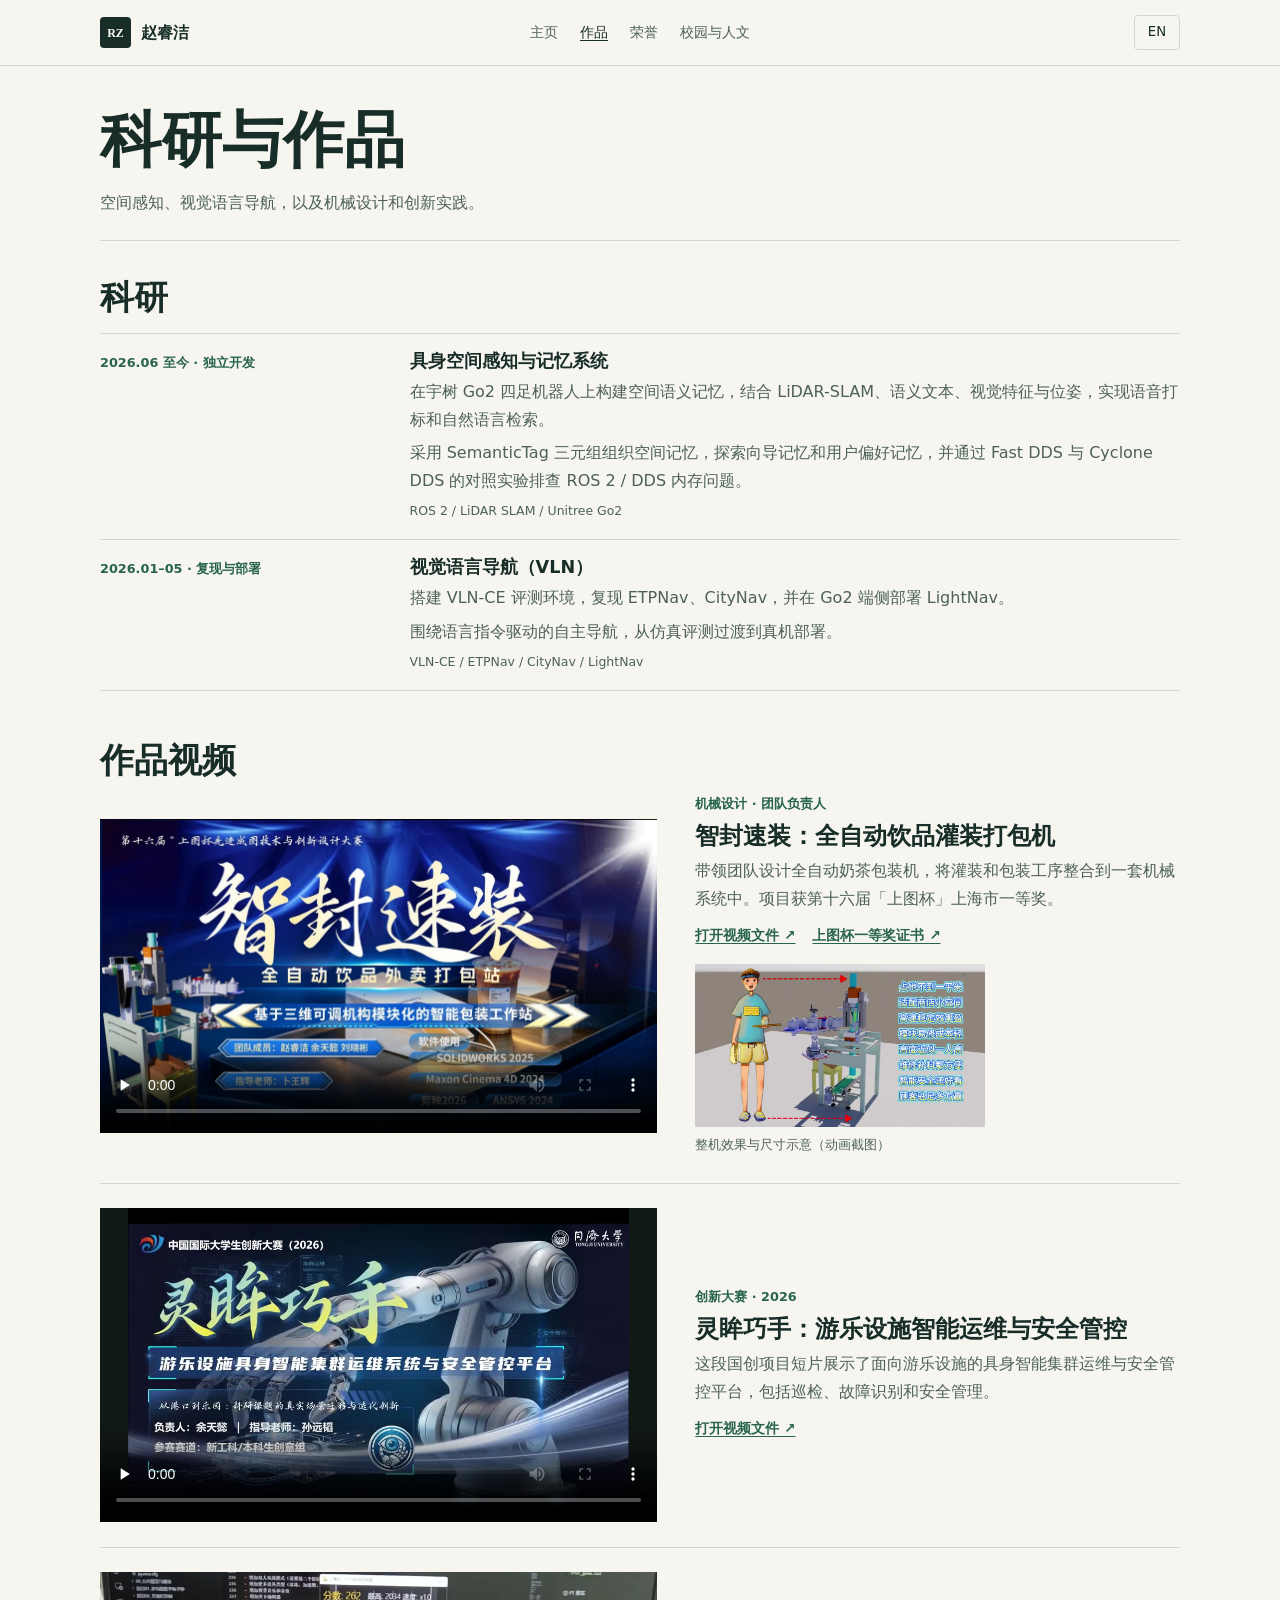
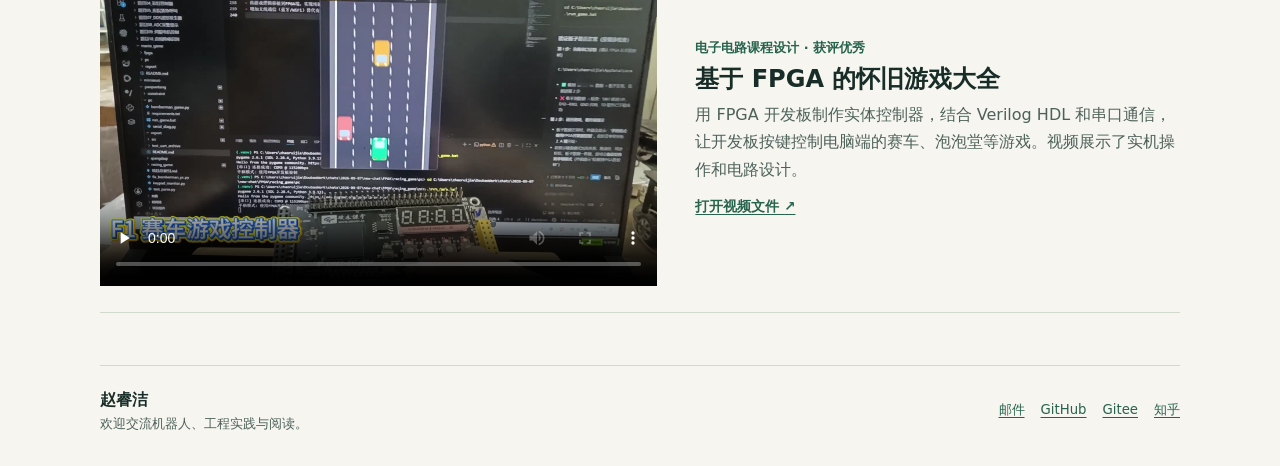
<file: work.html>
<!doctype html>
<html lang="zh-CN">
<head>
  <meta charset="utf-8">
  <meta name="viewport" content="width=device-width, initial-scale=1">
  <meta name="description" content="赵睿洁的机器人科研、机械设计与项目视频。">
  <meta name="theme-color" content="#f6f5f0">
  <title>作品 | 赵睿洁</title>
  <link rel="alternate" hreflang="en" href="en/work.html">
  <link rel="stylesheet" href="assets/site.css">
  <script src="assets/site.js" defer></script>
</head>
<body>
  <a class="skip" href="#main">跳转到正文</a>
  <header class="top">
    <div class="wrap nav">
      <a class="brand" href="index.html"><span aria-hidden="true" class="monogram">RZ</span>赵睿洁</a>
      <nav aria-label="主导航"><a href="index.html">主页</a><a href="work.html" aria-current="page">作品</a><a href="honors.html">荣誉</a><a href="life.html">校园与人文</a></nav>
      <a class="lang" data-language href="en/work.html" hreflang="en" lang="en" aria-label="Switch to English">EN</a>
    </div>
  </header>
  <main class="wrap" id="main">
    <div class="page-intro"><h1>科研与作品</h1><p>空间感知、视觉语言导航，以及机械设计和创新实践。</p></div>
    <section class="content-section" id="research"><div class="section-head"><h2>科研</h2></div><div class="research-list">
      <article class="research-item">
        <p class="meta">2026.06 至今 · 独立开发</p>
        <div><h3>具身空间感知与记忆系统</h3><p>在宇树 Go2 四足机器人上构建空间语义记忆，结合 LiDAR-SLAM、语义文本、视觉特征与位姿，实现语音打标和自然语言检索。</p>
        <p>采用 SemanticTag 三元组组织空间记忆，探索向导记忆和用户偏好记忆，并通过 Fast DDS 与 Cyclone DDS 的对照实验排查 ROS 2 / DDS 内存问题。</p>
        <p class="tech">ROS 2 / LiDAR SLAM / Unitree Go2</p></div>
      </article>
      <article class="research-item">
        <p class="meta">2026.01–05 · 复现与部署</p>
        <div><h3>视觉语言导航（VLN）</h3><p>搭建 VLN-CE 评测环境，复现 ETPNav、CityNav，并在 Go2 端侧部署 LightNav。</p>
        <p>围绕语言指令驱动的自主导航，从仿真评测过渡到真机部署。</p>
        <p class="tech">VLN-CE / ETPNav / CityNav / LightNav</p></div>
      </article></div></section>
    <section class="content-section" id="projects">
      <div class="section-head"><h2>作品视频</h2></div>
      <div class="project-list">
        <article class="project-detail" id="packaging">
          <video controls preload="none" playsinline poster="assets/media/packaging.webp" aria-label="智封速装：全自动饮品灌装打包机">
            <source src="assets/media/packaging.mp4" type="video/mp4">
          </video>
          <div><p class="meta">机械设计 · 团队负责人</p><h3>智封速装：全自动饮品灌装打包机</h3><p>带领团队设计全自动奶茶包装机，将灌装和包装工序整合到一套机械系统中。项目获第十六届「上图杯」上海市一等奖。</p>
          <div class="project-links">
            <a class="text-link" href="assets/media/packaging.mp4">打开视频文件 <span aria-hidden="true">↗</span></a>
            <a class="text-link" href="honors.html#proof-drawing">上图杯一等奖证书 <span aria-hidden="true">↗</span></a>
          </div>
          <figure class="project-demo"><img src="assets/media/packaging-demo.webp" alt="动画中的整机与尺度示意" loading="lazy" decoding="async"><figcaption>整机效果与尺寸示意（动画截图）</figcaption></figure>
          </div>
        </article>
        <article class="project-detail" id="innovation">
          <video controls preload="none" playsinline poster="assets/media/innovation.webp" aria-label="灵眸巧手：游乐设施智能运维与安全管控">
            <source src="assets/media/innovation.mp4" type="video/mp4">
          </video>
          <div><p class="meta">创新大赛 · 2026</p><h3>灵眸巧手：游乐设施智能运维与安全管控</h3><p>这段国创项目短片展示了面向游乐设施的具身智能集群运维与安全管控平台，包括巡检、故障识别和安全管理。</p>
          <div class="project-links">
            <a class="text-link" href="assets/media/innovation.mp4">打开视频文件 <span aria-hidden="true">↗</span></a>

          </div>

          </div>
        </article>
        <article class="project-detail" id="fpga-retro-games">
          <video controls preload="none" playsinline poster="assets/media/fpga-retro-games.webp" aria-label="基于 FPGA 的怀旧游戏大全">
            <source src="assets/media/fpga-retro-games.mp4" type="video/mp4">
          </video>
          <div><p class="meta">电子电路课程设计 · 获评优秀</p><h3>基于 FPGA 的怀旧游戏大全</h3><p>用 FPGA 开发板制作实体控制器，结合 Verilog HDL 和串口通信，让开发板按键控制电脑端的赛车、泡泡堂等游戏。视频展示了实机操作和电路设计。</p>
          <div class="project-links">
            <a class="text-link" href="assets/media/fpga-retro-games.mp4">打开视频文件 <span aria-hidden="true">↗</span></a>

          </div>

          </div>
        </article></div>
    </section></main>
  <footer id="contact" class="wrap footer">
      <div><strong>赵睿洁</strong><p>欢迎交流机器人、工程实践与阅读。</p></div>
      <div class="footer-links">
        <a href="mailto:2454007@tongji.edu.cn">邮件</a>
        <a href="https://github.com/sutinah12-hash">GitHub</a>
        <a href="https://gitee.com/zhao-ruijie80996/zhao-ruijies-personal-webpage">Gitee</a>
        <a href="https://www.zhihu.com/people/wei-meng-pin-bo-25">知乎</a>
      </div>
    </footer>
</body>
</html>
</file>
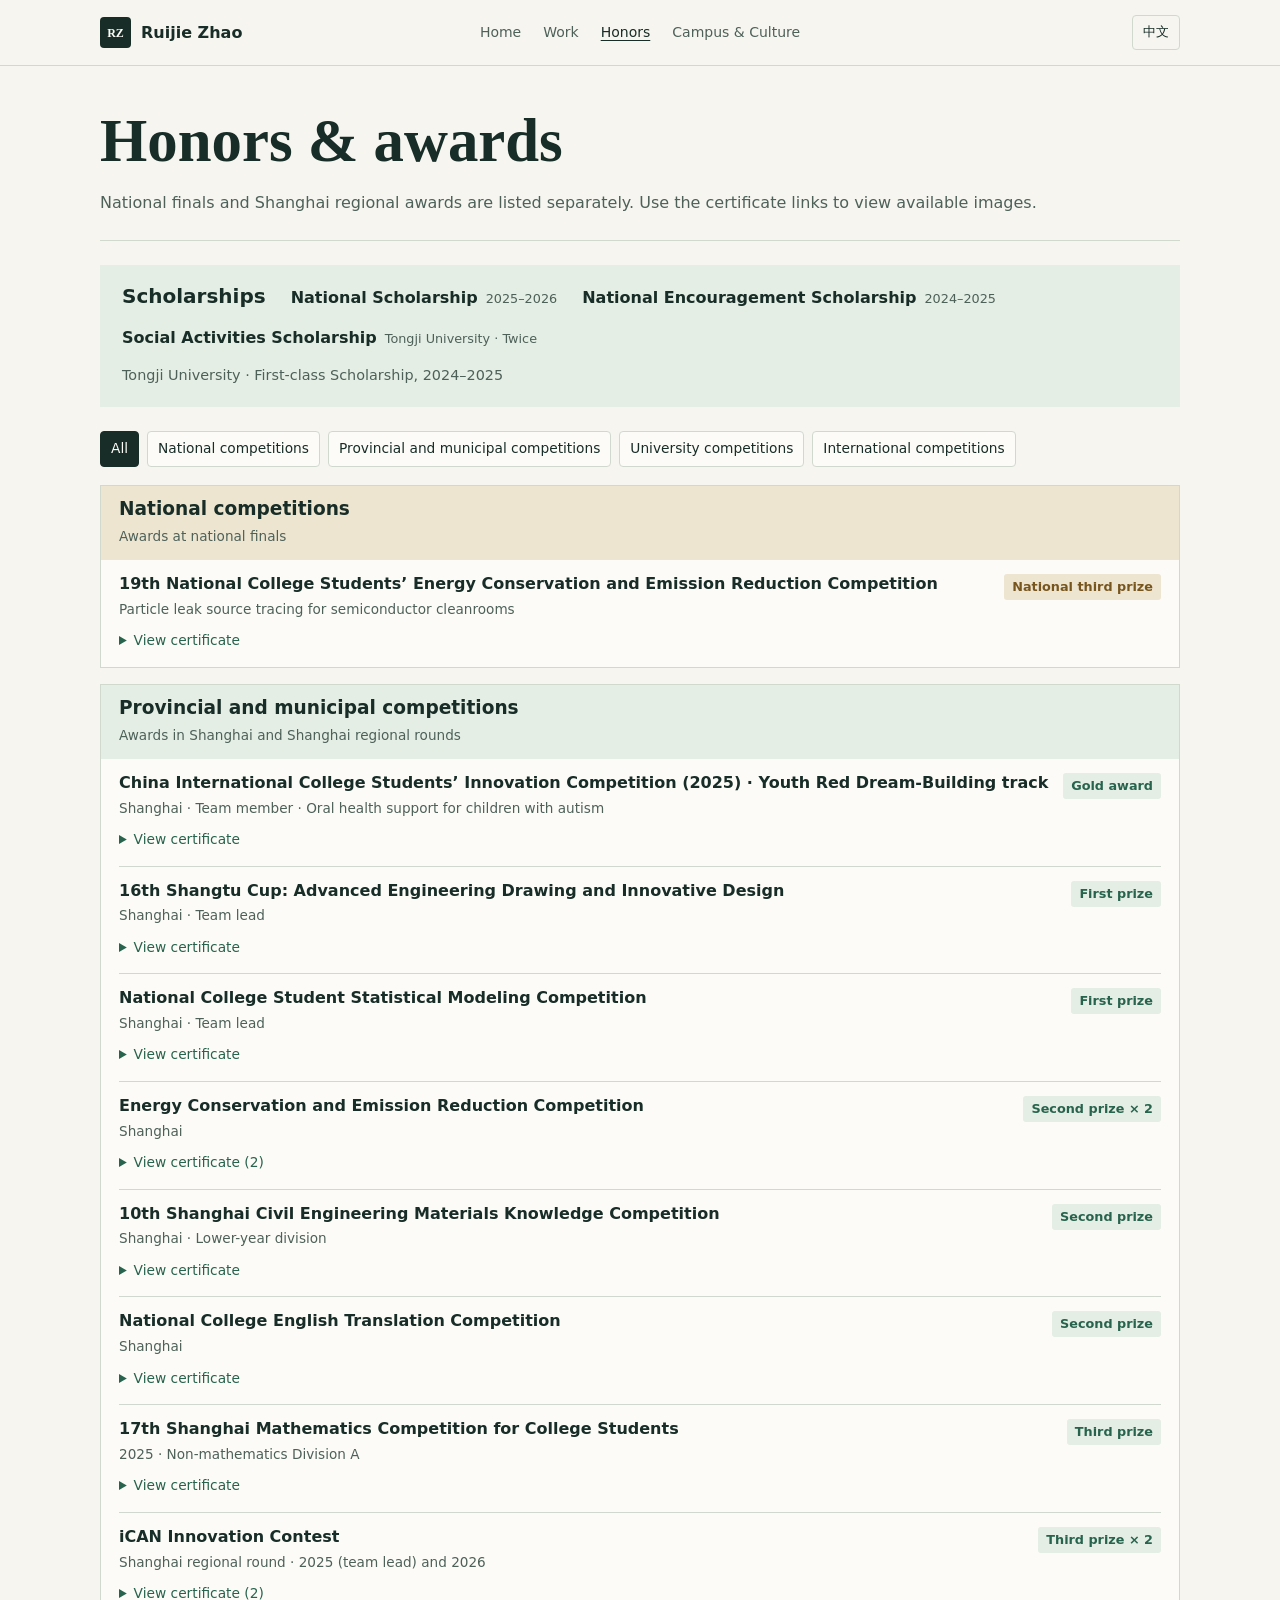
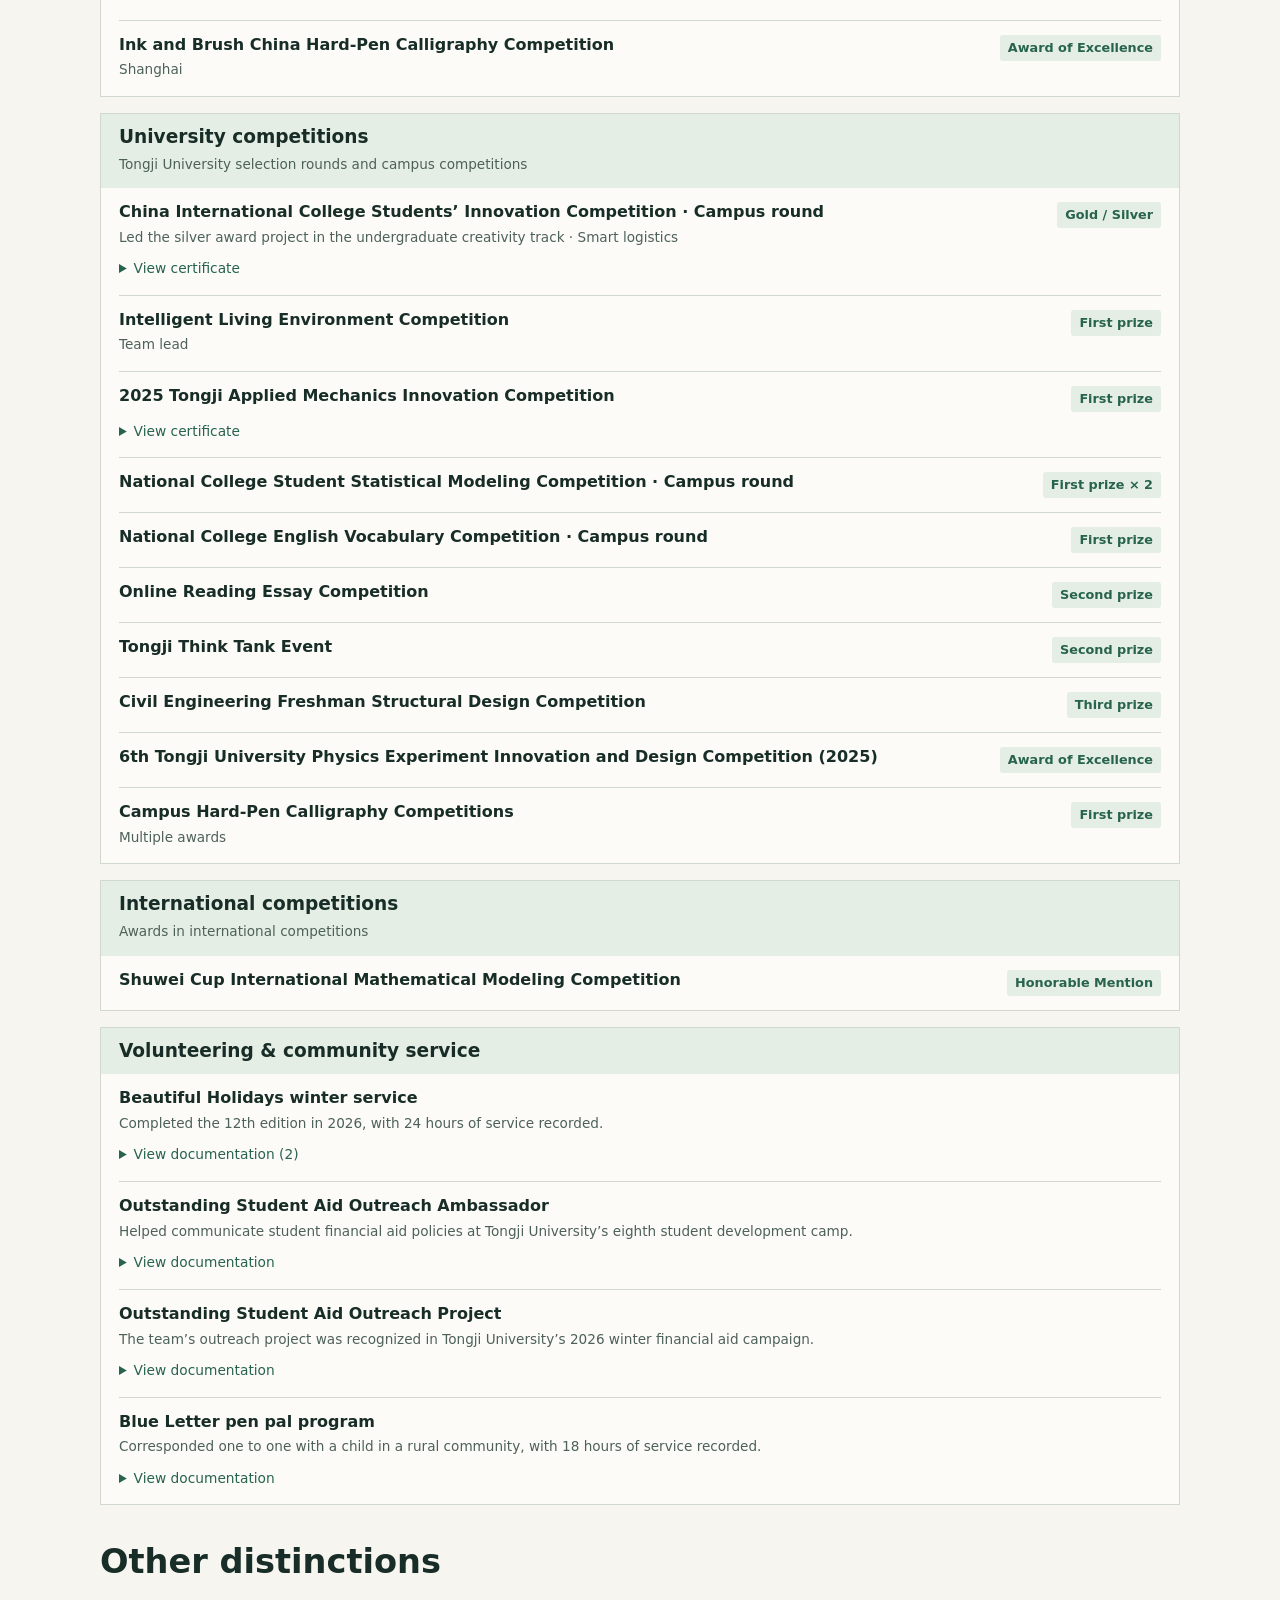
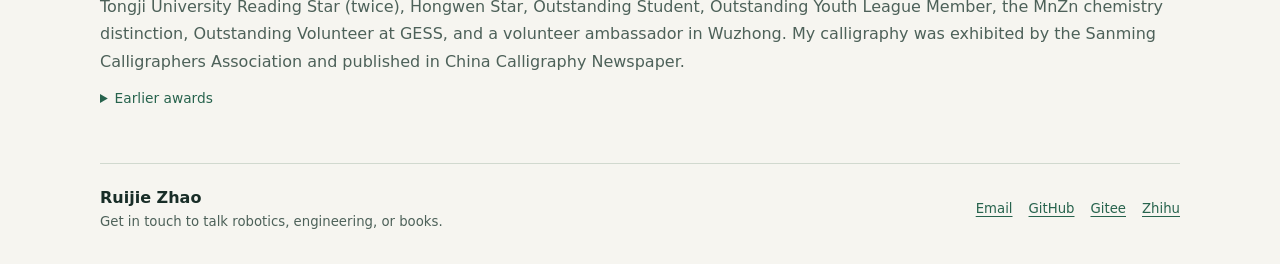
<file: en/honors.html>
<!doctype html>
<html lang="en">
<head>
  <meta charset="utf-8">
  <meta name="viewport" content="width=device-width, initial-scale=1">
  <meta name="description" content="Ruijie Zhao’s scholarships, competition awards, and certificates.">
  <meta name="theme-color" content="#f6f5f0">
  <title>Honors | Ruijie Zhao</title>
  <link rel="alternate" hreflang="zh-CN" href="../honors.html">
  <link rel="stylesheet" href="../assets/site.css">
  <script src="../assets/site.js" defer></script>
</head>
<body>
  <a class="skip" href="#main">Skip to content</a>
  <header class="top">
    <div class="wrap nav">
      <a class="brand" href="index.html"><span aria-hidden="true" class="monogram">RZ</span>Ruijie Zhao</a>
      <nav aria-label="Main navigation"><a href="index.html">Home</a><a href="work.html">Work</a><a href="honors.html" aria-current="page">Honors</a><a href="life.html">Campus & Culture</a></nav>
      <a class="lang" data-language href="../honors.html" hreflang="zh-CN" lang="zh-CN" aria-label="切换到中文">中文</a>
    </div>
  </header>
  <main class="wrap" id="main">
    <div class="page-intro"><h1>Honors & awards</h1><p>National finals and Shanghai regional awards are listed separately. Use the certificate links to view available images.</p></div>
    <section class="scholarships" aria-labelledby="scholarships">
      <h2 id="scholarships">Scholarships</h2>
      <div><strong>National Scholarship</strong><span>2025–2026</span></div>
      <div><strong>National Encouragement Scholarship</strong><span>2024–2025</span></div>
      <div><strong>Social Activities Scholarship</strong><span>Tongji University · Twice</span></div>
      <p>Tongji University · First-class Scholarship, 2024–2025</p>
    </section>
    <div class="filters" role="group" aria-label="Filter awards by level" hidden>
      <button type="button" aria-pressed="true" data-filter="all">All</button>
      <button type="button" aria-pressed="false" data-filter="national">National competitions</button><button type="button" aria-pressed="false" data-filter="regional">Provincial and municipal competitions</button><button type="button" aria-pressed="false" data-filter="campus">University competitions</button><button type="button" aria-pressed="false" data-filter="international">International competitions</button>
    </div>
    <section class="award-group" id="national" data-level="national">
      <div class="award-head"><h2>National competitions</h2><p>Awards at national finals</p></div>
      <ul class="award-list">
        <li class="award">
          <div class="award-text"><h3>19th National College Students’ Energy Conservation and Emission Reduction Competition</h3><p>Particle leak source tracing for semiconductor cleanrooms</p></div>
          <p class="prize">National third prize</p>
          <details class="proof" id="proof-energy-national">
      <summary>View certificate</summary>
      <div class="certificate-grid"><a class="certificate" href="../assets/certificates/energy-national.webp" target="_blank" rel="noopener">
      <img src="../assets/certificates/energy-national.webp" alt="19th National College Students’ Energy Conservation and Emission Reduction Competition · National third prize · Open certificate image" loading="lazy" decoding="async"><span>Open certificate image <span aria-hidden="true">↗</span></span>
    </a></div>
    </details>
        </li></ul></section><section class="award-group" id="regional" data-level="regional">
      <div class="award-head"><h2>Provincial and municipal competitions</h2><p>Awards in Shanghai and Shanghai regional rounds</p></div>
      <ul class="award-list">
        <li class="award">
          <div class="award-text"><h3>China International College Students’ Innovation Competition (2025) · Youth Red Dream-Building track</h3><p>Shanghai · Team member · Oral health support for children with autism</p></div>
          <p class="prize">Gold award</p>
          <details class="proof" id="proof-innovation-shanghai">
      <summary>View certificate</summary>
      <div class="certificate-grid"><a class="certificate" href="../assets/certificates/innovation-shanghai.webp" target="_blank" rel="noopener">
      <img src="../assets/certificates/innovation-shanghai.webp" alt="China International College Students’ Innovation Competition (2025) · Youth Red Dream-Building track · Gold award · Open certificate image" loading="lazy" decoding="async"><span>Open certificate image <span aria-hidden="true">↗</span></span>
    </a></div>
    </details>
        </li>
        <li class="award">
          <div class="award-text"><h3>16th Shangtu Cup: Advanced Engineering Drawing and Innovative Design</h3><p>Shanghai · Team lead</p></div>
          <p class="prize">First prize</p>
          <details class="proof" id="proof-drawing">
      <summary>View certificate</summary>
      <div class="certificate-grid"><a class="certificate" href="../assets/certificates/drawing.webp" target="_blank" rel="noopener">
      <img src="../assets/certificates/drawing.webp" alt="16th Shangtu Cup: Advanced Engineering Drawing and Innovative Design · First prize · Open certificate image" loading="lazy" decoding="async"><span>Open certificate image <span aria-hidden="true">↗</span></span>
    </a></div>
    </details>
        </li>
        <li class="award">
          <div class="award-text"><h3>National College Student Statistical Modeling Competition</h3><p>Shanghai · Team lead</p></div>
          <p class="prize">First prize</p>
          <details class="proof" id="proof-modeling">
      <summary>View certificate</summary>
      <div class="certificate-grid"><a class="certificate" href="../assets/certificates/modeling.webp" target="_blank" rel="noopener">
      <img src="../assets/certificates/modeling.webp" alt="National College Student Statistical Modeling Competition · First prize · Open certificate image" loading="lazy" decoding="async"><span>Open certificate image <span aria-hidden="true">↗</span></span>
    </a></div>
    </details>
        </li>
        <li class="award">
          <div class="award-text"><h3>Energy Conservation and Emission Reduction Competition</h3><p>Shanghai</p></div>
          <p class="prize">Second prize × 2</p>
          <details class="proof" id="proof-energy-regional-a">
      <summary>View certificate (2)</summary>
      <div class="certificate-grid"><a class="certificate" href="../assets/certificates/energy-regional-a.webp" target="_blank" rel="noopener">
      <img src="../assets/certificates/energy-regional-a.webp" alt="Energy Conservation and Emission Reduction Competition · Second prize × 2 · Open certificate image" loading="lazy" decoding="async"><span>Open certificate image <span aria-hidden="true">↗</span></span>
    </a><a class="certificate" href="../assets/certificates/energy-regional-b.webp" target="_blank" rel="noopener">
      <img src="../assets/certificates/energy-regional-b.webp" alt="Energy Conservation and Emission Reduction Competition · Second prize × 2 · Open certificate image" loading="lazy" decoding="async"><span>Open certificate image <span aria-hidden="true">↗</span></span>
    </a></div>
    </details>
        </li>
        <li class="award">
          <div class="award-text"><h3>10th Shanghai Civil Engineering Materials Knowledge Competition</h3><p>Shanghai · Lower-year division</p></div>
          <p class="prize">Second prize</p>
          <details class="proof" id="proof-civil-materials">
      <summary>View certificate</summary>
      <div class="certificate-grid"><a class="certificate" href="../assets/certificates/civil-materials.webp" target="_blank" rel="noopener">
      <img src="../assets/certificates/civil-materials.webp" alt="10th Shanghai Civil Engineering Materials Knowledge Competition · Second prize · Open certificate image" loading="lazy" decoding="async"><span>Open certificate image <span aria-hidden="true">↗</span></span>
    </a></div>
    </details>
        </li>
        <li class="award">
          <div class="award-text"><h3>National College English Translation Competition</h3><p>Shanghai</p></div>
          <p class="prize">Second prize</p>
          <details class="proof" id="proof-translation">
      <summary>View certificate</summary>
      <div class="certificate-grid"><a class="certificate" href="../assets/certificates/translation.webp" target="_blank" rel="noopener">
      <img src="../assets/certificates/translation.webp" alt="National College English Translation Competition · Second prize · Open certificate image" loading="lazy" decoding="async"><span>Open certificate image <span aria-hidden="true">↗</span></span>
    </a></div>
    </details>
        </li>
        <li class="award">
          <div class="award-text"><h3>17th Shanghai Mathematics Competition for College Students</h3><p>2025 · Non-mathematics Division A</p></div>
          <p class="prize">Third prize</p>
          <details class="proof" id="proof-math-shanghai">
      <summary>View certificate</summary>
      <div class="certificate-grid"><a class="certificate" href="../assets/certificates/math-shanghai.webp" target="_blank" rel="noopener">
      <img src="../assets/certificates/math-shanghai.webp" alt="17th Shanghai Mathematics Competition for College Students · Third prize · Open certificate image" loading="lazy" decoding="async"><span>Open certificate image <span aria-hidden="true">↗</span></span>
    </a></div>
    </details>
        </li>
        <li class="award">
          <div class="award-text"><h3>iCAN Innovation Contest</h3><p>Shanghai regional round · 2025 (team lead) and 2026</p></div>
          <p class="prize">Third prize × 2</p>
          <details class="proof" id="proof-ican">
      <summary>View certificate (2)</summary>
      <div class="certificate-grid"><a class="certificate" href="../assets/certificates/ican.webp" target="_blank" rel="noopener">
      <img src="../assets/certificates/ican.webp" alt="iCAN Innovation Contest · Third prize × 2 · 2025 certificate" loading="lazy" decoding="async"><span>2025 certificate <span aria-hidden="true">↗</span></span>
    </a><a class="certificate" href="../assets/certificates/ican-2026.webp" target="_blank" rel="noopener">
      <img src="../assets/certificates/ican-2026.webp" alt="iCAN Innovation Contest · Third prize × 2 · 2026 certificate" loading="lazy" decoding="async"><span>2026 certificate <span aria-hidden="true">↗</span></span>
    </a></div>
    </details>
        </li>
        <li class="award">
          <div class="award-text"><h3>Ink and Brush China Hard-Pen Calligraphy Competition</h3><p>Shanghai</p></div>
          <p class="prize">Award of Excellence</p>

        </li></ul></section><section class="award-group" id="campus" data-level="campus">
      <div class="award-head"><h2>University competitions</h2><p>Tongji University selection rounds and campus competitions</p></div>
      <ul class="award-list">
        <li class="award">
          <div class="award-text"><h3>China International College Students’ Innovation Competition · Campus round</h3><p>Led the silver award project in the undergraduate creativity track · Smart logistics</p></div>
          <p class="prize">Gold / Silver</p>
          <details class="proof" id="proof-campus-silver">
      <summary>View certificate</summary>
      <div class="certificate-grid"><a class="certificate" href="../assets/certificates/campus-silver.webp" target="_blank" rel="noopener">
      <img src="../assets/certificates/campus-silver.webp" alt="China International College Students’ Innovation Competition · Campus round · Gold / Silver · Open certificate image" loading="lazy" decoding="async"><span>Open certificate image <span aria-hidden="true">↗</span></span>
    </a></div>
    </details>
        </li>
        <li class="award">
          <div class="award-text"><h3>Intelligent Living Environment Competition</h3><p>Team lead</p></div>
          <p class="prize">First prize</p>

        </li>
        <li class="award">
          <div class="award-text"><h3>2025 Tongji Applied Mechanics Innovation Competition</h3></div>
          <p class="prize">First prize</p>
          <details class="proof" id="proof-mechanics">
      <summary>View certificate</summary>
      <div class="certificate-grid"><a class="certificate" href="../assets/certificates/mechanics.webp" target="_blank" rel="noopener">
      <img src="../assets/certificates/mechanics.webp" alt="2025 Tongji Applied Mechanics Innovation Competition · First prize · Open certificate image" loading="lazy" decoding="async"><span>Open certificate image <span aria-hidden="true">↗</span></span>
    </a></div>
    </details>
        </li>
        <li class="award">
          <div class="award-text"><h3>National College Student Statistical Modeling Competition · Campus round</h3></div>
          <p class="prize">First prize × 2</p>

        </li>
        <li class="award">
          <div class="award-text"><h3>National College English Vocabulary Competition · Campus round</h3></div>
          <p class="prize">First prize</p>

        </li>
        <li class="award">
          <div class="award-text"><h3>Online Reading Essay Competition</h3></div>
          <p class="prize">Second prize</p>

        </li>
        <li class="award">
          <div class="award-text"><h3>Tongji Think Tank Event</h3></div>
          <p class="prize">Second prize</p>

        </li>
        <li class="award">
          <div class="award-text"><h3>Civil Engineering Freshman Structural Design Competition</h3></div>
          <p class="prize">Third prize</p>

        </li>
        <li class="award">
          <div class="award-text"><h3>6th Tongji University Physics Experiment Innovation and Design Competition (2025)</h3></div>
          <p class="prize">Award of Excellence</p>

        </li>
        <li class="award">
          <div class="award-text"><h3>Campus Hard-Pen Calligraphy Competitions</h3><p>Multiple awards</p></div>
          <p class="prize">First prize</p>

        </li></ul></section><section class="award-group" id="international" data-level="international">
      <div class="award-head"><h2>International competitions</h2><p>Awards in international competitions</p></div>
      <ul class="award-list">
        <li class="award">
          <div class="award-text"><h3>Shuwei Cup International Mathematical Modeling Competition</h3></div>
          <p class="prize">Honorable Mention</p>

        </li></ul></section>
    <section class="award-group" id="service">
      <div class="award-head"><h2>Volunteering & community service</h2></div>
      <ul class="award-list">
        <li class="award">
          <div class="award-text"><h3>Beautiful Holidays winter service</h3><p>Completed the 12th edition in 2026, with 24 hours of service recorded.</p></div>
          <details class="proof" id="proof-good-holidays">
      <summary>View documentation (2)</summary>
      <div class="certificate-grid"><a class="certificate" href="../assets/certificates/good-holidays.webp" target="_blank" rel="noopener">
      <img src="../assets/certificates/good-holidays.webp" alt="Beautiful Holidays winter service · Service certificate" loading="lazy" decoding="async"><span>Service certificate <span aria-hidden="true">↗</span></span>
    </a><a class="certificate" href="../assets/certificates/winter-practice-notice.webp" target="_blank" rel="noopener">
      <img src="../assets/certificates/winter-practice-notice.webp" alt="Beautiful Holidays winter service · Tongji University completion notice excerpt" loading="lazy" decoding="async"><span>Tongji University completion notice excerpt <span aria-hidden="true">↗</span></span>
    </a></div>
    </details>
        </li>
        <li class="award">
          <div class="award-text"><h3>Outstanding Student Aid Outreach Ambassador</h3><p>Helped communicate student financial aid policies at Tongji University’s eighth student development camp.</p></div>
          <details class="proof" id="proof-aid-ambassador">
      <summary>View documentation</summary>
      <div class="certificate-grid"><a class="certificate" href="../assets/certificates/aid-ambassador.webp" target="_blank" rel="noopener">
      <img src="../assets/certificates/aid-ambassador.webp" alt="Outstanding Student Aid Outreach Ambassador · Open certificate image" loading="lazy" decoding="async"><span>Open certificate image <span aria-hidden="true">↗</span></span>
    </a></div>
    </details>
        </li>
        <li class="award">
          <div class="award-text"><h3>Outstanding Student Aid Outreach Project</h3><p>The team’s outreach project was recognized in Tongji University’s 2026 winter financial aid campaign.</p></div>
          <details class="proof" id="proof-aid-outreach">
      <summary>View documentation</summary>
      <div class="certificate-grid"><a class="certificate" href="../assets/certificates/aid-outreach.webp" target="_blank" rel="noopener">
      <img src="../assets/certificates/aid-outreach.webp" alt="Outstanding Student Aid Outreach Project · Open certificate image" loading="lazy" decoding="async"><span>Open certificate image <span aria-hidden="true">↗</span></span>
    </a></div>
    </details>
        </li>
        <li class="award">
          <div class="award-text"><h3>Blue Letter pen pal program</h3><p>Corresponded one to one with a child in a rural community, with 18 hours of service recorded.</p></div>
          <details class="proof" id="proof-blue-letter">
      <summary>View documentation</summary>
      <div class="certificate-grid"><a class="certificate" href="../assets/certificates/blue-letter.webp" target="_blank" rel="noopener">
      <img src="../assets/certificates/blue-letter.webp" alt="Blue Letter pen pal program · Open certificate image" loading="lazy" decoding="async"><span>Open certificate image <span aria-hidden="true">↗</span></span>
    </a></div>
    </details>
        </li></ul>
    </section>
    <section class="content-section other-awards"><h2>Other distinctions</h2>
      <p>Tongji University Reading Star (twice), Hongwen Star, Outstanding Student, Outstanding Youth League Member, the MnZn chemistry distinction, Outstanding Volunteer at GESS, and a volunteer ambassador in Wuzhong. My calligraphy was exhibited by the Sanming Calligraphers Association and published in China Calligraphy Newspaper.</p>
      <details><summary>Earlier awards</summary><p>Provincial third prize in an informatics olympiad and provincial second prize in a high school biology competition. Provincial first prize and national second prize in two consecutive editions of the Ink and Brush China calligraphy competition. An essay was selected for a Fujian provincial anthology.</p></details>
    </section></main>
  <footer id="contact" class="wrap footer">
      <div><strong>Ruijie Zhao</strong><p>Get in touch to talk robotics, engineering, or books.</p></div>
      <div class="footer-links">
        <a href="mailto:2454007@tongji.edu.cn">Email</a>
        <a href="https://github.com/sutinah12-hash">GitHub</a>
        <a href="https://gitee.com/zhao-ruijie80996/zhao-ruijies-personal-webpage">Gitee</a>
        <a href="https://www.zhihu.com/people/wei-meng-pin-bo-25">Zhihu</a>
      </div>
    </footer>
</body>
</html>
</file>
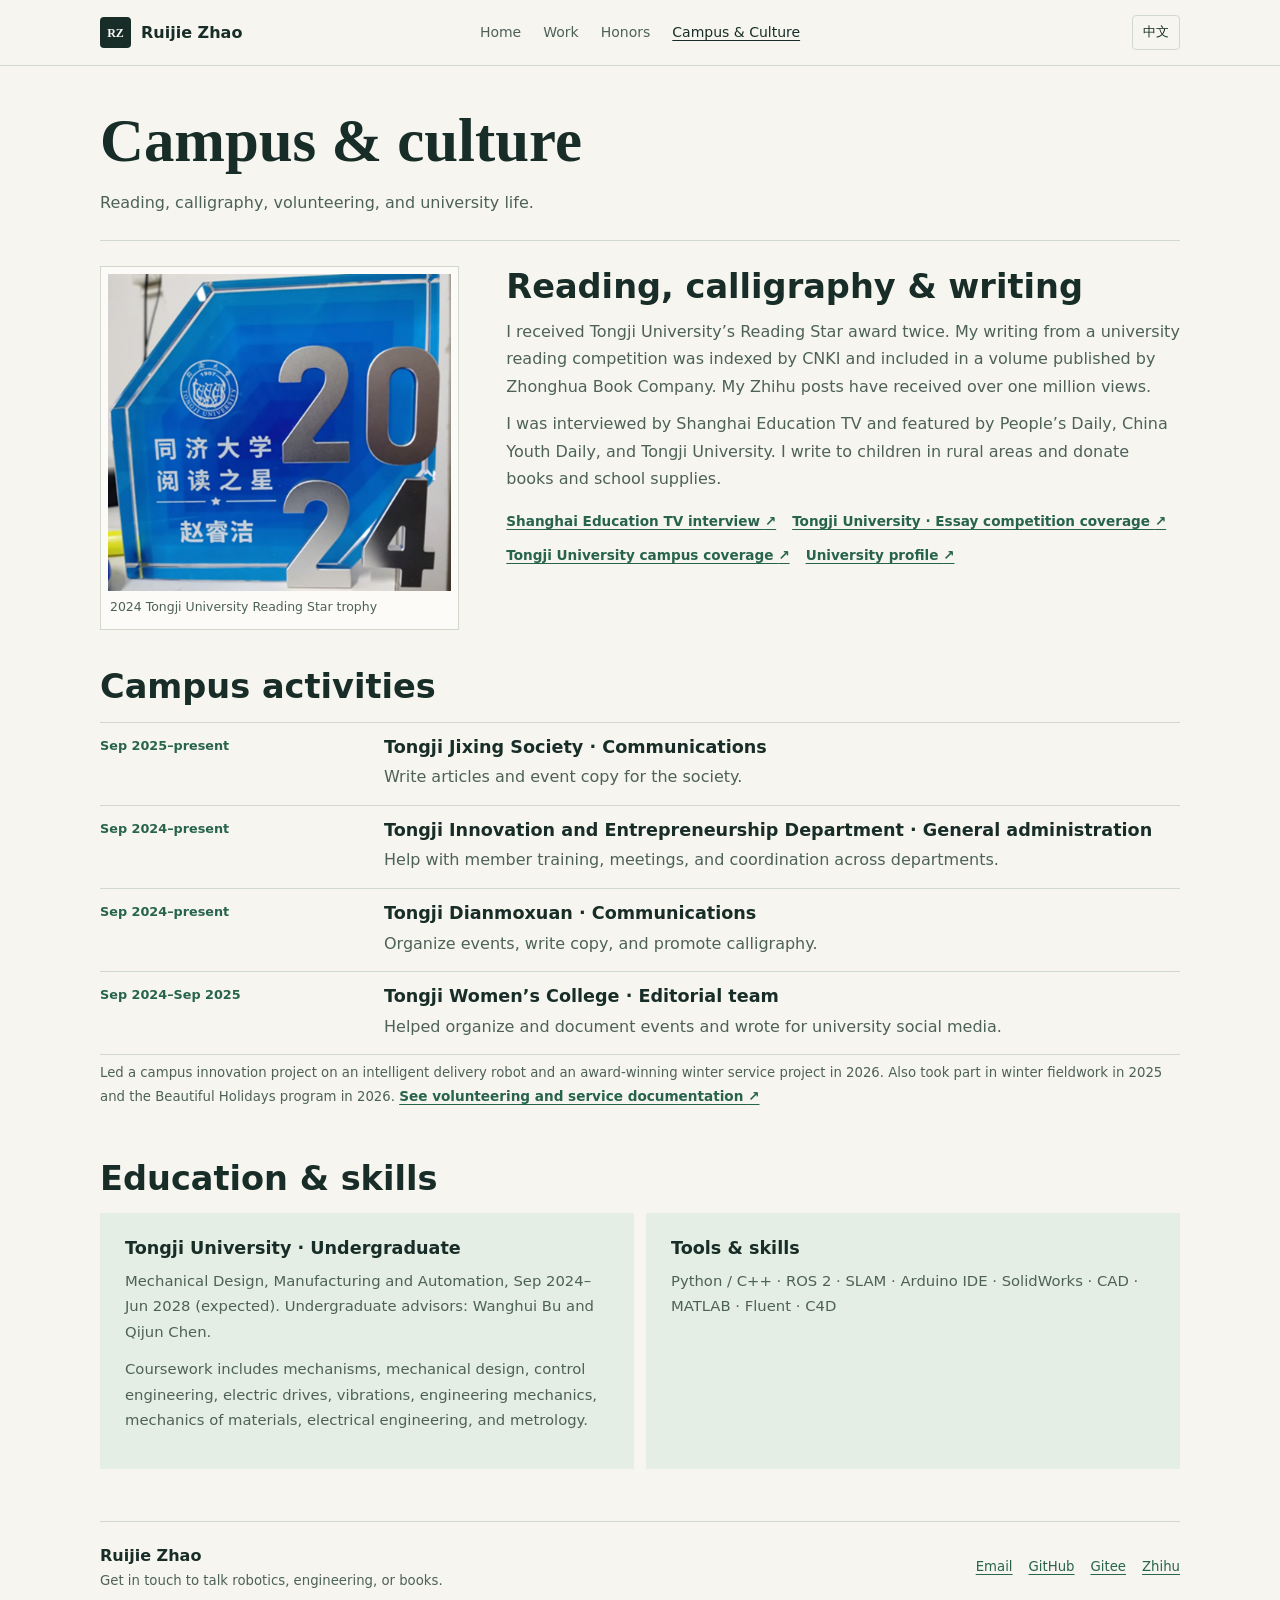
<file: en/life.html>
<!doctype html>
<html lang="en">
<head>
  <meta charset="utf-8">
  <meta name="viewport" content="width=device-width, initial-scale=1">
  <meta name="description" content="Ruijie Zhao’s reading, calligraphy, campus activities, and media coverage.">
  <meta name="theme-color" content="#f6f5f0">
  <title>Campus & Culture | Ruijie Zhao</title>
  <link rel="alternate" hreflang="zh-CN" href="../life.html">
  <link rel="stylesheet" href="../assets/site.css">
  <script src="../assets/site.js" defer></script>
</head>
<body>
  <a class="skip" href="#main">Skip to content</a>
  <header class="top">
    <div class="wrap nav">
      <a class="brand" href="index.html"><span aria-hidden="true" class="monogram">RZ</span>Ruijie Zhao</a>
      <nav aria-label="Main navigation"><a href="index.html">Home</a><a href="work.html">Work</a><a href="honors.html">Honors</a><a href="life.html" aria-current="page">Campus & Culture</a></nav>
      <a class="lang" data-language href="../life.html" hreflang="zh-CN" lang="zh-CN" aria-label="切换到中文">中文</a>
    </div>
  </header>
  <main class="wrap" id="main">
    <div class="page-intro"><h1>Campus & culture</h1><p>Reading, calligraphy, volunteering, and university life.</p></div>
    <section class="culture" id="reading">
      <figure><img src="../assets/media/reading.webp" alt="2024 Tongji Reading Star trophy" loading="lazy" decoding="async"><figcaption>2024 Tongji University Reading Star trophy</figcaption></figure>
      <div><h2>Reading, calligraphy & writing</h2>
        <p>I received Tongji University’s Reading Star award twice. My writing from a university reading competition was indexed by CNKI and included in a volume published by Zhonghua Book Company. My Zhihu posts have received over one million views.</p>
        <p>I was interviewed by Shanghai Education TV and featured by People’s Daily, China Youth Daily, and Tongji University. I write to children in rural areas and donate books and school supplies.</p>
        <ul class="media-links"><li><a class="text-link" href="https://mp.weixin.qq.com/s/6xz0Z2mVwIKDAIjblvkcrw">Shanghai Education TV interview <span aria-hidden="true">↗</span></a></li><li><a class="text-link" href="https://ggw.tongji.edu.cn/index.php?classid=1110&newsid=21345&t=show">Tongji University · Essay competition coverage <span aria-hidden="true">↗</span></a></li><li><a class="text-link" href="https://mp.weixin.qq.com/s/QQr8W3RbZPbw9rHsT3Hj2Q">Tongji University campus coverage <span aria-hidden="true">↗</span></a></li><li><a class="text-link" href="https://mp.weixin.qq.com/s/YfJO0ObQDlrRwATItnB0BA">University profile <span aria-hidden="true">↗</span></a></li></ul>
      </div>
    </section>
    <section class="content-section" id="activities">
      <div class="section-head"><h2>Campus activities</h2></div>
      <ul class="timeline"><li><p class="meta">Sep 2025–present</p><div><h3>Tongji Jixing Society · Communications</h3><p>Write articles and event copy for the society.</p></div></li><li><p class="meta">Sep 2024–present</p><div><h3>Tongji Innovation and Entrepreneurship Department · General administration</h3><p>Help with member training, meetings, and coordination across departments.</p></div></li><li><p class="meta">Sep 2024–present</p><div><h3>Tongji Dianmoxuan · Communications</h3><p>Organize events, write copy, and promote calligraphy.</p></div></li><li><p class="meta">Sep 2024–Sep 2025</p><div><h3>Tongji Women’s College · Editorial team</h3><p>Helped organize and document events and wrote for university social media.</p></div></li></ul>
      <p class="additional">Led a campus innovation project on an intelligent delivery robot and an award-winning winter service project in 2026. Also took part in winter fieldwork in 2025 and the Beautiful Holidays program in 2026. <a class="text-link" href="honors.html#service">See volunteering and service documentation <span aria-hidden="true">↗</span></a></p>
    </section>
    <section class="content-section" id="education">
      <div class="section-head"><h2>Education & skills</h2></div>
      <div class="quick-grid"><div><h3>Tongji University · Undergraduate</h3><p>Mechanical Design, Manufacturing and Automation, Sep 2024–Jun 2028 (expected). Undergraduate advisors: Wanghui Bu and Qijun Chen.</p><p>Coursework includes mechanisms, mechanical design, control engineering, electric drives, vibrations, engineering mechanics, mechanics of materials, electrical engineering, and metrology.</p></div>
      <div id="skills"><h3>Tools & skills</h3><p>Python / C++ · ROS 2 · SLAM · Arduino IDE · SolidWorks · CAD · MATLAB · Fluent · C4D</p></div></div>
    </section></main>
  <footer id="contact" class="wrap footer">
      <div><strong>Ruijie Zhao</strong><p>Get in touch to talk robotics, engineering, or books.</p></div>
      <div class="footer-links">
        <a href="mailto:2454007@tongji.edu.cn">Email</a>
        <a href="https://github.com/sutinah12-hash">GitHub</a>
        <a href="https://gitee.com/zhao-ruijie80996/zhao-ruijies-personal-webpage">Gitee</a>
        <a href="https://www.zhihu.com/people/wei-meng-pin-bo-25">Zhihu</a>
      </div>
    </footer>
</body>
</html>
</file>
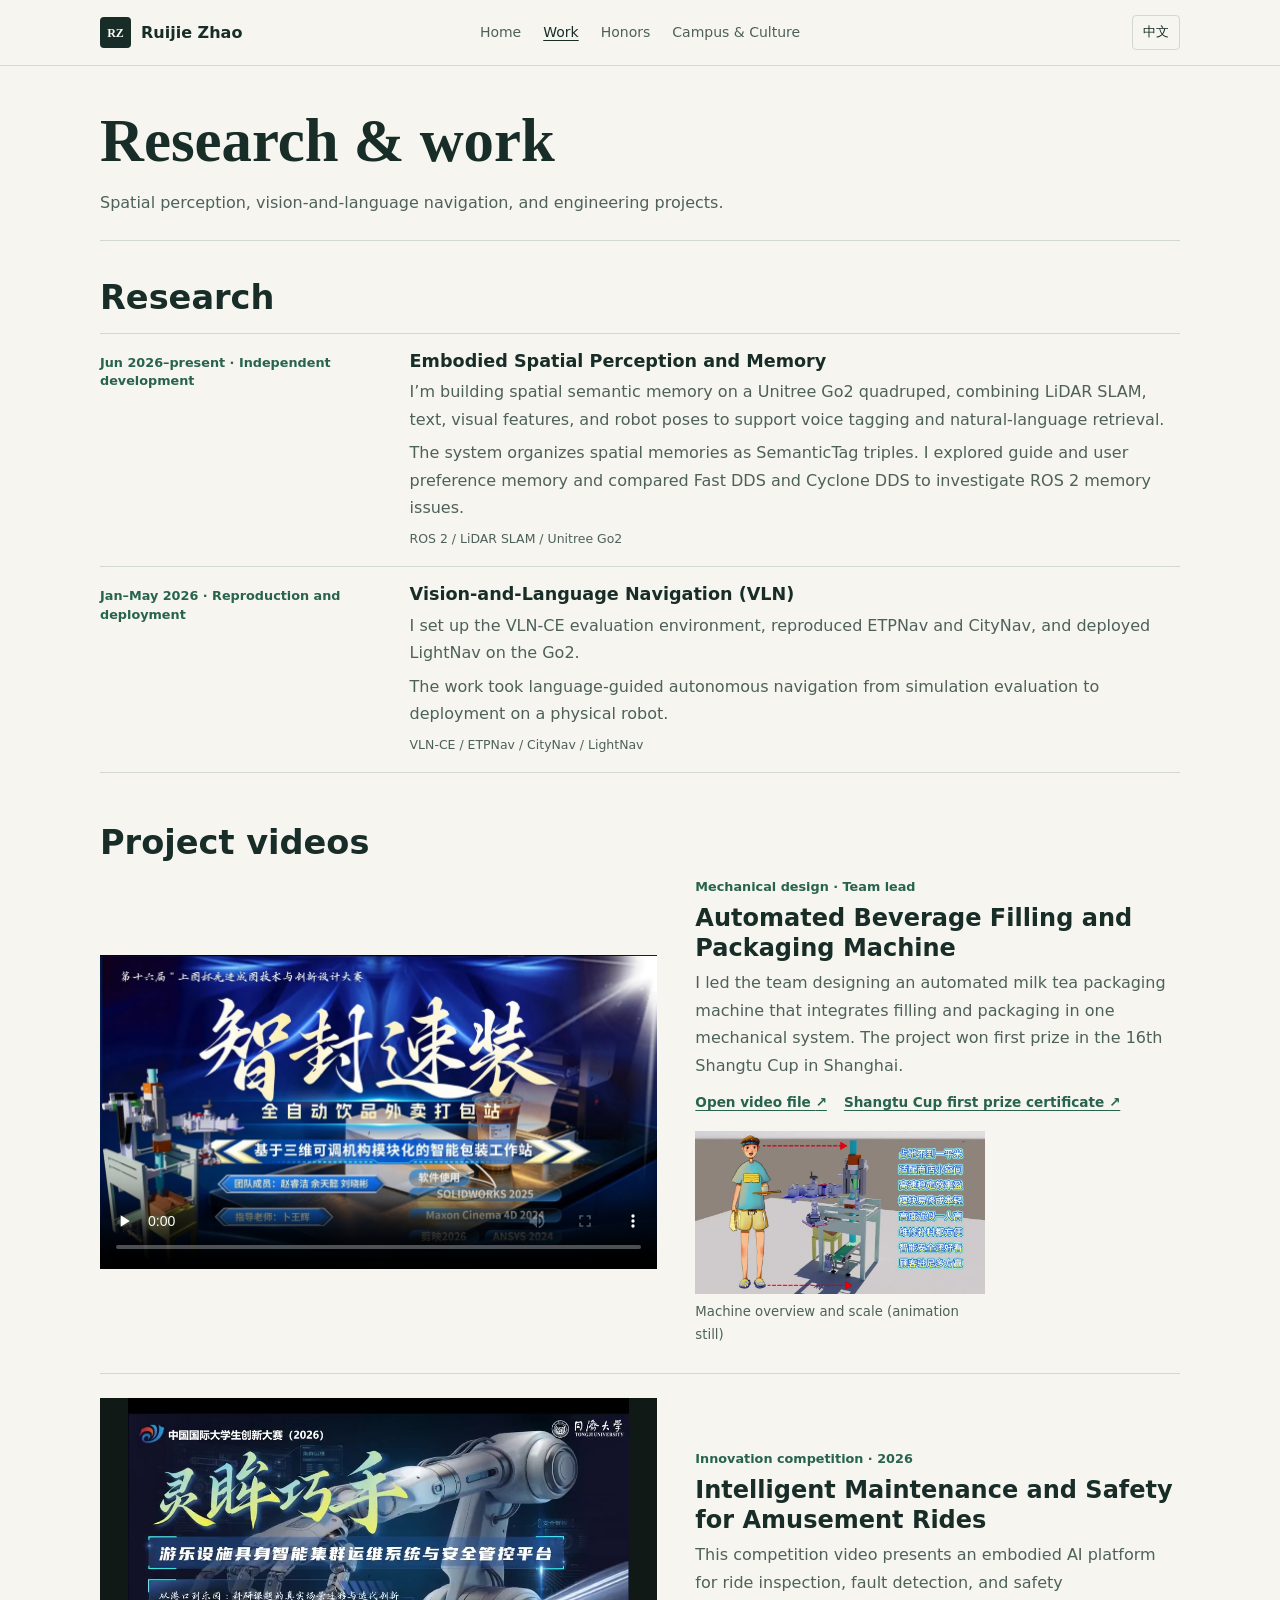
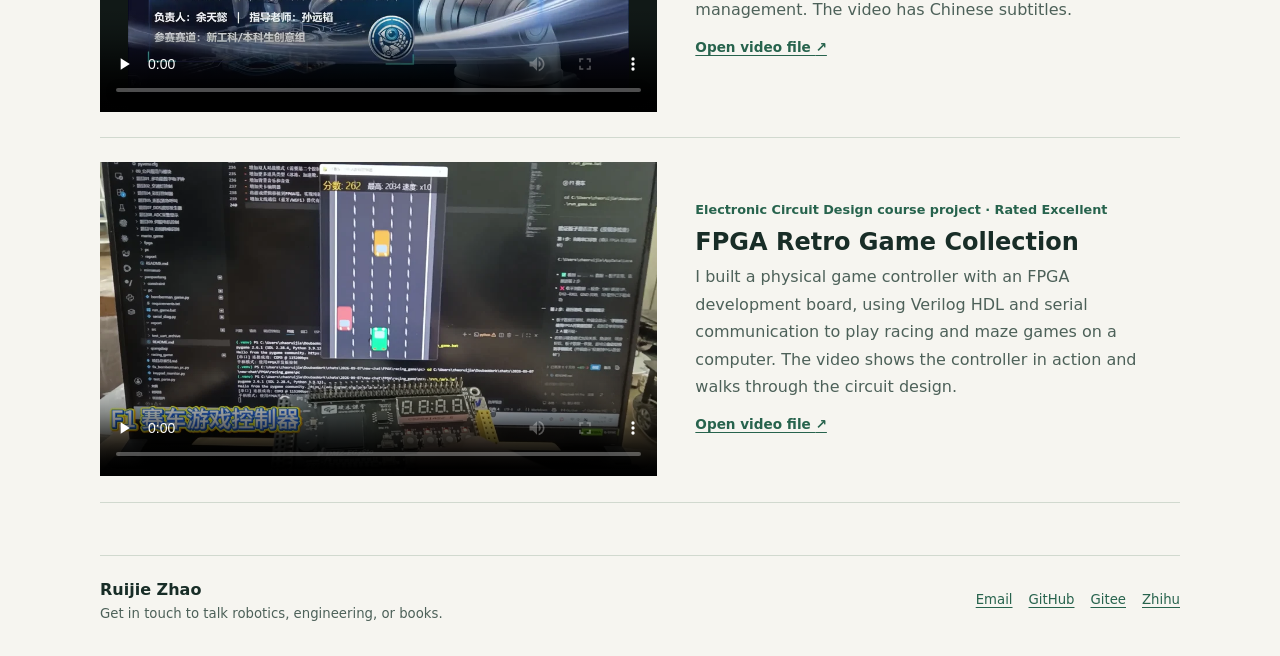
<file: en/work.html>
<!doctype html>
<html lang="en">
<head>
  <meta charset="utf-8">
  <meta name="viewport" content="width=device-width, initial-scale=1">
  <meta name="description" content="Ruijie Zhao’s robotics research, mechanical design, and project videos.">
  <meta name="theme-color" content="#f6f5f0">
  <title>Work | Ruijie Zhao</title>
  <link rel="alternate" hreflang="zh-CN" href="../work.html">
  <link rel="stylesheet" href="../assets/site.css">
  <script src="../assets/site.js" defer></script>
</head>
<body>
  <a class="skip" href="#main">Skip to content</a>
  <header class="top">
    <div class="wrap nav">
      <a class="brand" href="index.html"><span aria-hidden="true" class="monogram">RZ</span>Ruijie Zhao</a>
      <nav aria-label="Main navigation"><a href="index.html">Home</a><a href="work.html" aria-current="page">Work</a><a href="honors.html">Honors</a><a href="life.html">Campus & Culture</a></nav>
      <a class="lang" data-language href="../work.html" hreflang="zh-CN" lang="zh-CN" aria-label="切换到中文">中文</a>
    </div>
  </header>
  <main class="wrap" id="main">
    <div class="page-intro"><h1>Research & work</h1><p>Spatial perception, vision-and-language navigation, and engineering projects.</p></div>
    <section class="content-section" id="research"><div class="section-head"><h2>Research</h2></div><div class="research-list">
      <article class="research-item">
        <p class="meta">Jun 2026–present · Independent development</p>
        <div><h3>Embodied Spatial Perception and Memory</h3><p>I’m building spatial semantic memory on a Unitree Go2 quadruped, combining LiDAR SLAM, text, visual features, and robot poses to support voice tagging and natural-language retrieval.</p>
        <p>The system organizes spatial memories as SemanticTag triples. I explored guide and user preference memory and compared Fast DDS and Cyclone DDS to investigate ROS 2 memory issues.</p>
        <p class="tech">ROS 2 / LiDAR SLAM / Unitree Go2</p></div>
      </article>
      <article class="research-item">
        <p class="meta">Jan–May 2026 · Reproduction and deployment</p>
        <div><h3>Vision-and-Language Navigation (VLN)</h3><p>I set up the VLN-CE evaluation environment, reproduced ETPNav and CityNav, and deployed LightNav on the Go2.</p>
        <p>The work took language-guided autonomous navigation from simulation evaluation to deployment on a physical robot.</p>
        <p class="tech">VLN-CE / ETPNav / CityNav / LightNav</p></div>
      </article></div></section>
    <section class="content-section" id="projects">
      <div class="section-head"><h2>Project videos</h2></div>
      <div class="project-list">
        <article class="project-detail" id="packaging">
          <video controls preload="none" playsinline poster="../assets/media/packaging.webp" aria-label="Automated Beverage Filling and Packaging Machine">
            <source src="../assets/media/packaging.mp4" type="video/mp4">
          </video>
          <div><p class="meta">Mechanical design · Team lead</p><h3>Automated Beverage Filling and Packaging Machine</h3><p>I led the team designing an automated milk tea packaging machine that integrates filling and packaging in one mechanical system. The project won first prize in the 16th Shangtu Cup in Shanghai.</p>
          <div class="project-links">
            <a class="text-link" href="../assets/media/packaging.mp4">Open video file <span aria-hidden="true">↗</span></a>
            <a class="text-link" href="honors.html#proof-drawing">Shangtu Cup first prize certificate <span aria-hidden="true">↗</span></a>
          </div>
          <figure class="project-demo"><img src="../assets/media/packaging-demo.webp" alt="Animation still showing the machine at human scale" loading="lazy" decoding="async"><figcaption>Machine overview and scale (animation still)</figcaption></figure>
          </div>
        </article>
        <article class="project-detail" id="innovation">
          <video controls preload="none" playsinline poster="../assets/media/innovation.webp" aria-label="Intelligent Maintenance and Safety for Amusement Rides">
            <source src="../assets/media/innovation.mp4" type="video/mp4">
          </video>
          <div><p class="meta">Innovation competition · 2026</p><h3>Intelligent Maintenance and Safety for Amusement Rides</h3><p>This competition video presents an embodied AI platform for ride inspection, fault detection, and safety management. The video has Chinese subtitles.</p>
          <div class="project-links">
            <a class="text-link" href="../assets/media/innovation.mp4">Open video file <span aria-hidden="true">↗</span></a>

          </div>

          </div>
        </article>
        <article class="project-detail" id="fpga-retro-games">
          <video controls preload="none" playsinline poster="../assets/media/fpga-retro-games.webp" aria-label="FPGA Retro Game Collection">
            <source src="../assets/media/fpga-retro-games.mp4" type="video/mp4">
          </video>
          <div><p class="meta">Electronic Circuit Design course project · Rated Excellent</p><h3>FPGA Retro Game Collection</h3><p>I built a physical game controller with an FPGA development board, using Verilog HDL and serial communication to play racing and maze games on a computer. The video shows the controller in action and walks through the circuit design.</p>
          <div class="project-links">
            <a class="text-link" href="../assets/media/fpga-retro-games.mp4">Open video file <span aria-hidden="true">↗</span></a>

          </div>

          </div>
        </article></div>
    </section></main>
  <footer id="contact" class="wrap footer">
      <div><strong>Ruijie Zhao</strong><p>Get in touch to talk robotics, engineering, or books.</p></div>
      <div class="footer-links">
        <a href="mailto:2454007@tongji.edu.cn">Email</a>
        <a href="https://github.com/sutinah12-hash">GitHub</a>
        <a href="https://gitee.com/zhao-ruijie80996/zhao-ruijies-personal-webpage">Gitee</a>
        <a href="https://www.zhihu.com/people/wei-meng-pin-bo-25">Zhihu</a>
      </div>
    </footer>
</body>
</html>
</file>
<file: assets/site.css>
:root {
  color-scheme: light;
  --page: #f6f5f0;
  --paper: #fcfbf7;
  --ink: #182d27;
  --muted: #4d6159;
  --green: #27634d;
  --rule: #d1d9cf;
  --accent: #e4eee4;
  --gold: #77551e;
  --sans: "Microsoft YaHei", "PingFang SC", system-ui, sans-serif;
  --serif: "Noto Serif CJK SC", "Songti SC", SimSun, Georgia, serif;
  --display: Georgia, "Times New Roman", serif;
}
* { box-sizing: border-box; }
html { scroll-padding-top: 90px; }
body { margin: 0; color: var(--ink); background: var(--page); font: 16px/1.72 var(--sans); }
a { color: var(--green); text-decoration-thickness: .08em; text-underline-offset: .23em; }
a:focus-visible, button:focus-visible, summary:focus-visible, video:focus-visible {
  outline: 2px solid var(--green); outline-offset: 4px;
}
button { font: inherit; }
h1, h2, h3, p, figure { margin: 0; }
h1, h2, h3 { line-height: 1.23; }
h2 { font-size: clamp(1.55rem, 3vw, 2.1rem); }
h3 { font-size: 1.1rem; }
[hidden] { display: none !important; }
.wrap { width: min(1080px, calc(100% - 2 * clamp(18px, 4.5vw, 54px))); margin-inline: auto; }
.skip { position: fixed; z-index: 5; left: 16px; top: -60px; padding: 8px 14px; background: var(--paper); }
.skip:focus { top: 10px; }

.top { position: sticky; top: 0; z-index: 3; background: var(--page); border-bottom: 1px solid var(--rule); }
.nav { min-height: 65px; display: grid; grid-template-columns: 1fr auto 1fr; align-items: center; gap: 22px; }
.brand { justify-self: start; display: inline-flex; gap: 10px; align-items: center; color: var(--ink); font-weight: 700; text-decoration: none; }
.monogram { color: var(--paper); background: var(--ink); display: grid; place-items: center; width: 31px; height: 31px; border-radius: 4px; font: 700 .75rem/1 var(--display); }
.nav nav { display: flex; flex-wrap: wrap; justify-content: center; gap: 6px 22px; }
.nav nav a { color: var(--muted); text-decoration: none; font-size: .875rem; padding-block: 8px; }
.nav nav a:hover, .nav nav a[aria-current] { color: var(--ink); text-decoration: underline; }
.lang { justify-self: end; border: 1px solid var(--rule); border-radius: 4px; min-width: 46px; text-align: center; padding: 5px 10px; color: var(--ink); font-size: .83rem; text-decoration: none; }
.lang:hover { background: var(--accent); }

.hero { display: grid; grid-template-columns: minmax(0, 1fr) minmax(190px, 28%); align-items: center; gap: clamp(32px, 7vw, 85px); padding-block: clamp(38px, 6vw, 77px) clamp(34px, 5vw, 64px); border-bottom: 1px solid var(--rule); }
.hero h1 { font-family: var(--serif); font-size: clamp(3rem, 7.5vw, 5.85rem); letter-spacing: -.055em; line-height: 1.02; margin-top: 14px; }
:lang(en) .hero h1 { font-family: var(--display); }
.name-alt { color: var(--green); font-size: 1.03rem; margin-top: 6px; }
.meta { font-size: .8rem; font-weight: 650; color: var(--green); line-height: 1.45; }
.affiliation { letter-spacing: .055em; }
.intro { max-width: 57ch; margin-top: 18px; color: var(--muted); font-size: 1.025rem; }
.actions { display: flex; gap: 9px; flex-wrap: wrap; margin-top: 22px; }
.button { display: inline-flex; gap: 12px; align-items: center; border: 1px solid var(--rule); border-radius: 4px; padding: 8px 15px; background: var(--paper); color: var(--ink); font-size: .86rem; font-weight: 650; text-decoration: none; }
.button:hover { background: var(--accent); }
.button.primary { background: var(--ink); color: var(--paper); border-color: var(--ink); }
.button.primary:hover { background: var(--green); }
.contact-line { display: flex; flex-wrap: wrap; gap: 7px 11px; margin-top: 15px; font-size: .83rem; overflow-wrap: anywhere; }
.contact-line span { color: var(--muted); }
.portrait { align-self: center; background: #dde2d8; padding: 7px; border: 1px solid var(--rule); }
.portrait img { display: block; width: 100%; aspect-ratio: 4/4.65; object-fit: cover; object-position: center 29%; }

.content-section { margin-block: 36px 49px; }
.section-head { display: flex; align-items: baseline; justify-content: space-between; gap: 10px 24px; padding-bottom: 14px; }
.text-link { font-size: .85rem; font-weight: 650; }
.text-link:hover, .footer-links a:hover { color: var(--ink); }
.work-grid { display: grid; grid-template-columns: repeat(2, minmax(0, 1fr)); gap: clamp(12px, 2.5vw, 24px); }
.work-card { min-width: 0; border: 1px solid var(--rule); background: var(--paper); }
.work-image { position: relative; display: block; background: var(--ink); overflow: hidden; }
.work-image img { display: block; width: 100%; aspect-ratio: 16/9; object-fit: cover; transition: transform .24s ease; }
.work-card:hover img { transform: scale(1.025); }
.video-badge { display: inline-flex; gap: 7px; position: absolute; right: 11px; bottom: 11px; padding: 3px 10px; background: var(--ink); color: white; border-radius: 3px; font-size: .72rem; }
.work-body { padding: 14px 18px 19px; }
.work-body h3 { margin-top: 7px; }
.work-body h3 a { color: var(--ink); text-decoration: none; }
.work-body h3 a:hover { text-decoration: underline; }

.research-list { border-top: 1px solid var(--rule); }
.research-item { display: grid; grid-template-columns: minmax(0, 27%) minmax(0, 1fr); gap: 18px; border-bottom: 1px solid var(--rule); padding-block: 17px; }
.research-item .meta { padding-top: 3px; }
.research-item h3 + p, .research-item p + p, .project-detail h3 + p { margin-top: 6px; }
.research-item div p, .quick-grid p, .project-detail div > p:not(.meta), .page-intro p, .culture p, .timeline div p, .other-awards p { color: var(--muted); }
.tech { font-size: .78rem; }
.quick-grid { display: grid; grid-template-columns: 1fr 1fr; gap: 12px; }
.quick-grid > * { min-width: 0; background: var(--accent); padding: clamp(16px, 3vw, 25px); }
.quick-grid h2 { font-size: 1.24rem; }
.quick-grid p { margin: 8px 0 12px; font-size: .925rem; }
.footer { border-top: 1px solid var(--rule); margin-top: 52px; padding: 20px 0 30px; display: flex; flex-wrap: wrap; justify-content: space-between; align-items: center; gap: 14px 20px; }
.footer p, .footer-links { font-size: .83rem; }
.footer p { color: var(--muted); }
.footer-links { display: flex; flex-wrap: wrap; gap: 8px 16px; }

.page-intro { padding: 38px 0 24px; border-bottom: 1px solid var(--rule); }
.page-intro h1 { font-size: clamp(2rem, 5.5vw, 3.8rem); font-family: var(--serif); }
:lang(en) .page-intro h1 { font-family: var(--display); }
.page-intro p { margin-top: 10px; }
.project-list { display: grid; gap: 24px; }
.project-detail { display: grid; grid-template-columns: minmax(0, 1.15fr) minmax(0, 1fr); gap: clamp(15px, 4vw, 38px); align-items: center; padding-bottom: 26px; border-bottom: 1px solid var(--rule); }
.project-detail h3 { font-size: clamp(1.12rem, 2.4vw, 1.5rem); margin-top: 8px; }
.project-detail video { display: block; width: 100%; aspect-ratio: 16/9; object-fit: contain; background: #111917; }
.project-links { display: flex; flex-wrap: wrap; gap: 8px 17px; margin-top: 12px; }
.project-demo { max-width: 290px; margin-top: 16px; }
.project-demo img { display: block; width: 100%; aspect-ratio: 16/9; object-fit: cover; }
.project-demo figcaption, .additional { color: var(--muted); font-size: .83rem; margin-top: 7px; }
.home-education { margin-top: 10px; }

.scholarships { margin: 24px 0; padding: 19px 22px; background: var(--accent); display: flex; flex-wrap: wrap; gap: 12px 25px; align-items: baseline; }
.scholarships h2 { font-size: 1.25rem; }
.scholarships span { margin-inline-start: 8px; font-size: .8rem; color: var(--muted); }
.scholarships p { flex-basis: 100%; font-size: .9rem; color: var(--muted); }
.filters { margin-bottom: 18px; display: flex; flex-wrap: wrap; gap: 8px; }
.filters button { background: var(--paper); color: var(--ink); border: 1px solid var(--rule); border-radius: 4px; padding: 5px 10px; cursor: pointer; font-size: .86rem; }
.filters button[aria-pressed="true"] { background: var(--ink); color: var(--paper); border-color: var(--ink); }
.award-group { margin-bottom: 16px; border: 1px solid var(--rule); background: var(--paper); }
.award-head { background: var(--accent); padding: 12px 18px; }
.award-head h2 { font-size: 1.16rem; }
.award-head p, .award-text p { color: var(--muted); font-size: .85rem; margin-top: 4px; }
.award-group[data-level="national"] .award-head { background: #eee5d0; }
.award-list { list-style: none; margin: 0; padding: 0 18px; }
.award { padding: 14px 0; display: grid; grid-template-columns: minmax(0, 1fr) auto; gap: 8px 14px; align-items: start; }
.award + .award { border-top: 1px solid var(--rule); }
.award-text h3 { font-size: 1rem; }
.prize { background: var(--accent); color: var(--green); padding: 2px 8px; border-radius: 3px; text-align: center; font-size: .8rem; font-weight: 650; }
.award-group[data-level="national"] .prize { color: var(--gold); background: #eee5d0; }
.proof { grid-column: 1/-1; }
summary { width: fit-content; cursor: pointer; font-size: .86rem; color: var(--green); }
.certificate-grid { display: grid; grid-template-columns: repeat(auto-fit, minmax(min(100%, 205px), 1fr)); gap: 12px; margin: 10px 0 4px; }
.certificate { display: grid; gap: 5px; justify-items: start; font-size: .78rem; padding-bottom: 7px; }
.certificate img { width: auto; max-width: 100%; height: min(52vw, 205px); object-fit: contain; object-position: left; }
.other-awards h2 { margin-bottom: 10px; }
.other-awards details { margin-top: 12px; }
.other-awards details p { margin-top: 8px; }

.culture { display: grid; grid-template-columns: minmax(0, .72fr) minmax(0, 1.35fr); gap: clamp(18px, 5vw, 47px); align-items: start; margin-top: 25px; }
.culture figure { background: var(--paper); border: 1px solid var(--rule); padding: 7px; }
.culture img { width: 100%; display: block; }
.culture figcaption { font-size: .78rem; color: var(--muted); padding: 5px 2px; }
.culture p { margin-top: 10px; }
.media-links { display: flex; flex-wrap: wrap; gap: 7px 16px; list-style: none; padding: 0; margin: 14px 0 0; }
.timeline { margin: 0; padding: 0; list-style: none; border-top: 1px solid var(--rule); }
.timeline li { display: grid; grid-template-columns: minmax(0, 25%) minmax(0, 1fr); gap: 14px; border-bottom: 1px solid var(--rule); padding: 14px 0; }
.timeline li h3 { margin-bottom: 5px; }

@media (max-width: 690px) {
  html { scroll-padding-top: 110px; }
  .nav { grid-template-columns: 1fr auto; gap: 3px 10px; padding-top: 9px; }
  .nav nav { grid-column: 1/-1; grid-row: 2; justify-content: flex-start; gap: 6px 18px; }
  .lang { grid-column: 2; grid-row: 1; }
  .hero { grid-template-columns: minmax(0, 1fr) clamp(84px, 24vw, 145px); align-items: start; gap: 12px; padding-block: 31px; }
  .hero-text { display: contents; }
  .hero .affiliation, .hero h1, .name-alt { grid-column: 1; }
  .hero h1 { margin-top: 0; font-size: clamp(2.6rem, 8.8vw, 4rem); }
  .name-alt { margin-top: 0; }
  .hero .intro, .hero .actions, .contact-line { grid-column: 1/-1; margin-top: 0; }
  .portrait { grid-column: 2; grid-row: 1 / span 3; }
  .section-head { flex-wrap: wrap; }
  .work-body { padding: 10px 11px 13px; }
  .work-body h3 { font-size: .95rem; line-height: 1.4; }
  .work-body .meta { font-size: .71rem; }
  .research-item, .timeline li { grid-template-columns: 1fr; gap: 5px; }
  .project-detail, .culture { grid-template-columns: 1fr; }
  .culture figure { max-width: 340px; }
}
@media (max-width: 400px) {
  .quick-grid { grid-template-columns: 1fr; }
  .nav nav { gap: 4px 13px; }
  .video-badge { padding-inline: 7px; right: 5px; bottom: 5px; }
  .award { gap: 7px; }
}
@media (prefers-reduced-motion: reduce) {
  .work-image img { transition: none; }
}
@media print {
  .top, .filters, .actions, .video-badge, .skip { display: none; }
  .award-group[hidden] { display: block !important; }
  .award, .project-detail, .research-item { break-inside: avoid; }
}
</file>
